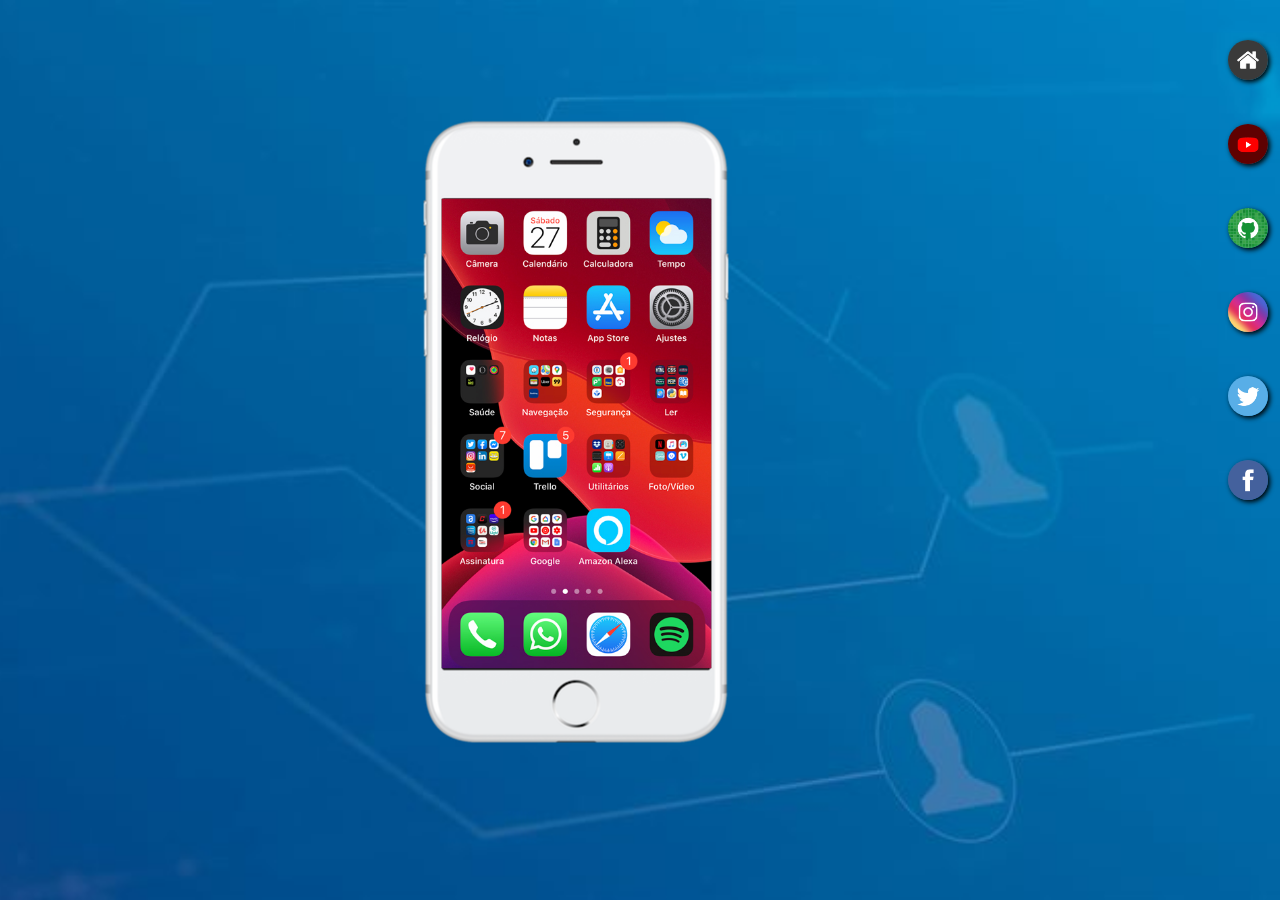
<file: index.html>
<!DOCTYPE html>
<html lang="pt-br">
<head>
    <meta charset="UTF-8">
    <meta name="viewport" content="width=device-width, initial-scale=1.0">
    <title>Redes Sociais</title>
    <link rel="shortcut icon" href="imagens/favicon.ico" type="image/x-icon">
    <link rel="stylesheet" href="style.css">
</head>
<body>
    <main>
        <section id="telefone">
            <iframe src="home.html" name="tela" id="tela" frameborder="0"></iframe>
        </section>
        <section id="redes-sociais">
            <a href="home.html" target="tela"><img src="imagens/logo-home.jpg" alt="Home"></a><br>
            <a href="youtube.html" target="tela"><img src="imagens/logo-youtube.jpg" alt="YouTube"></a><br>
            <a href="github.html" target="tela"><img src="imagens/logo-github.jpg" alt="GitHub"></a><br>
            <a href="instagram.html" target="tela"><img src="imagens/logo-instagram.jpg" alt="Instagram"></a><br>
            <a href="twitter.html" target="tela"><img src="imagens/logo-twitter.jpg" alt="Twitter"></a><br>
            <a href="facebook.html" target="tela"><img src="imagens/logo-facebook.jpg" alt="Facebook"></a><br>
        </section>
    </main>
</body>
</html>
</file>
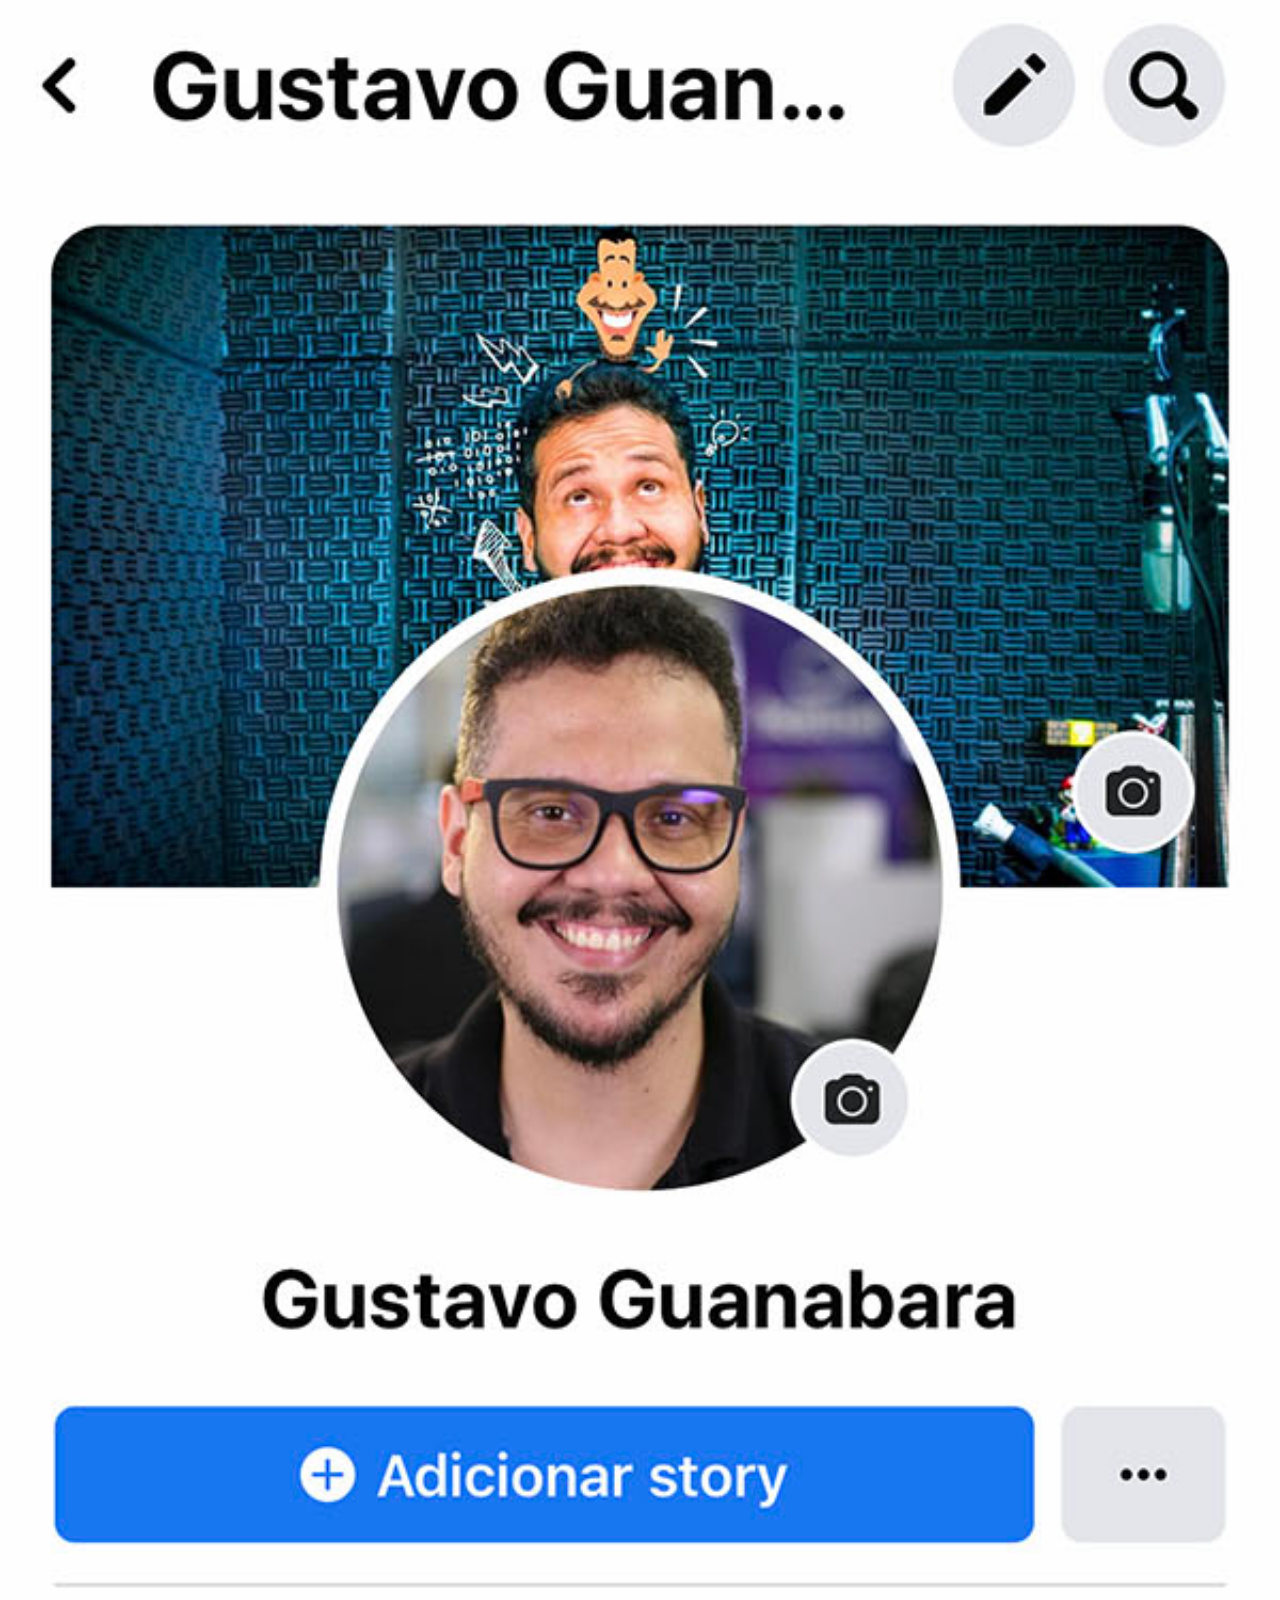
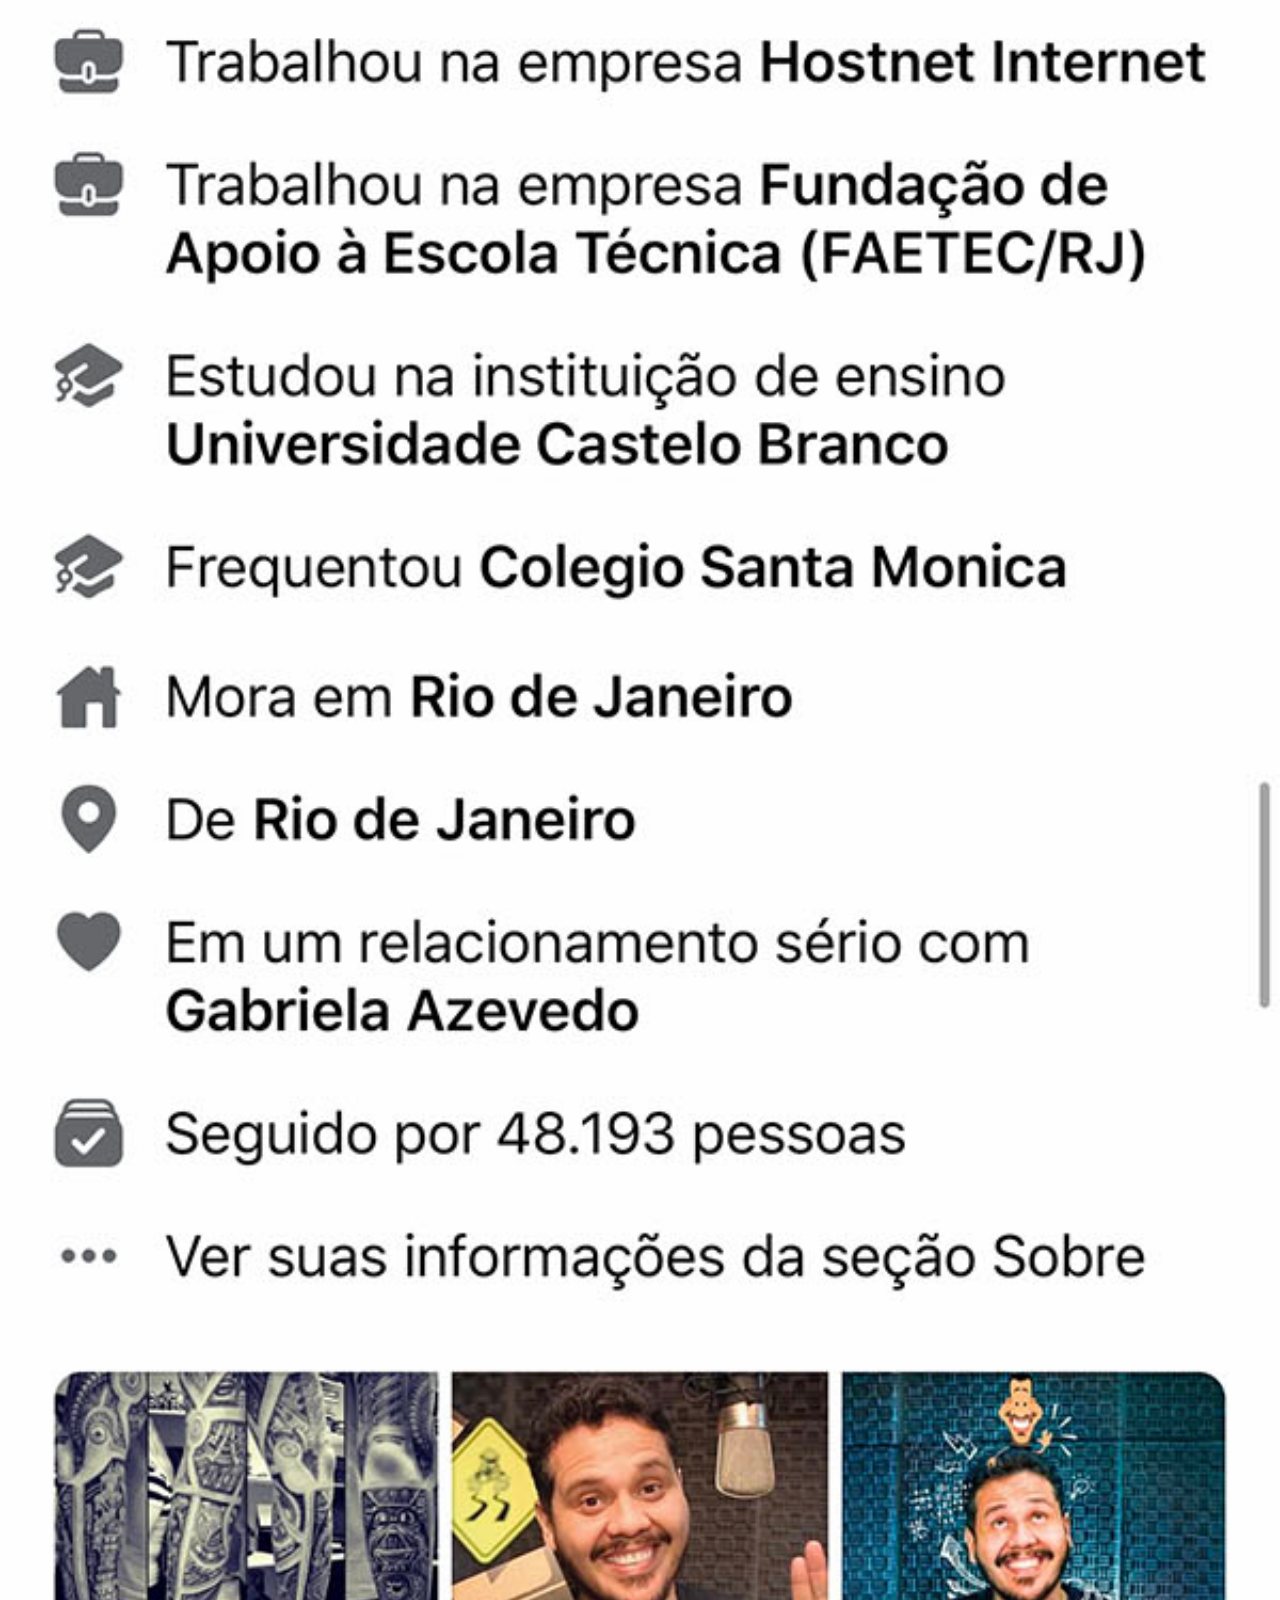
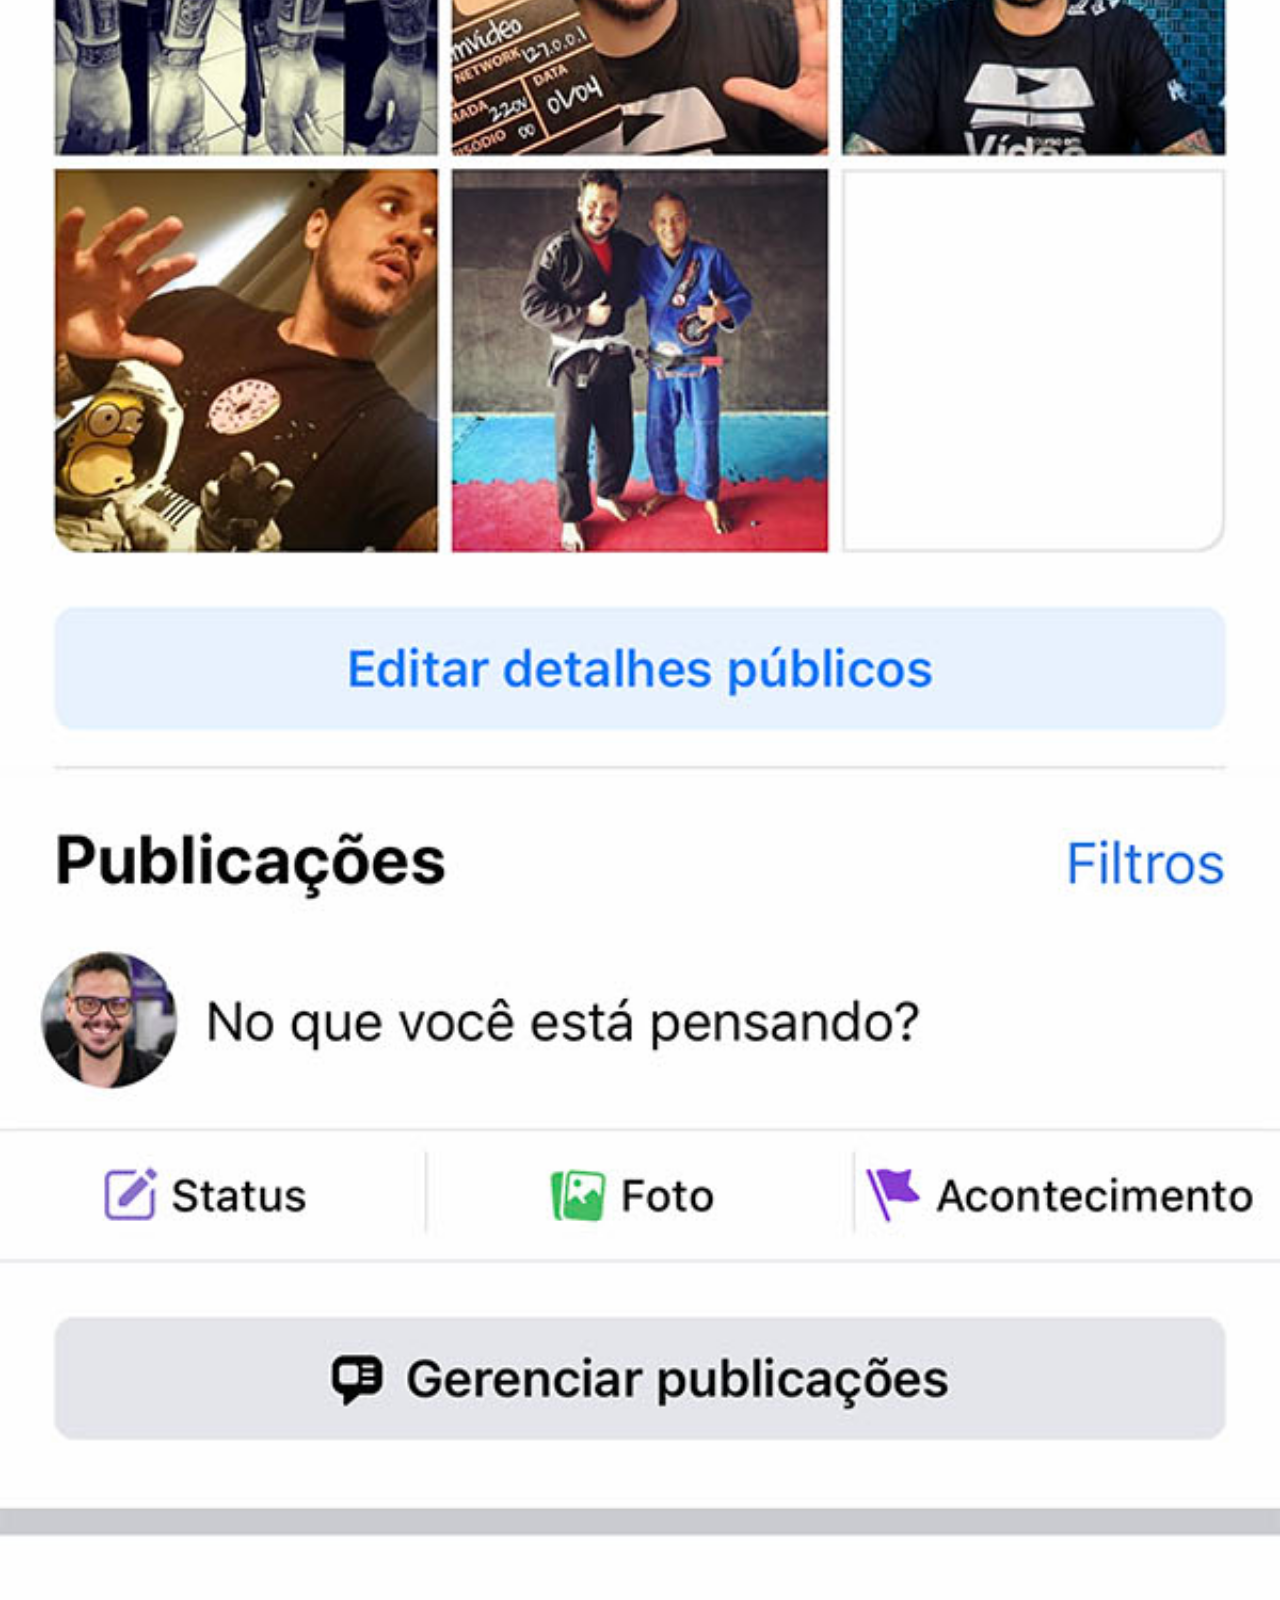
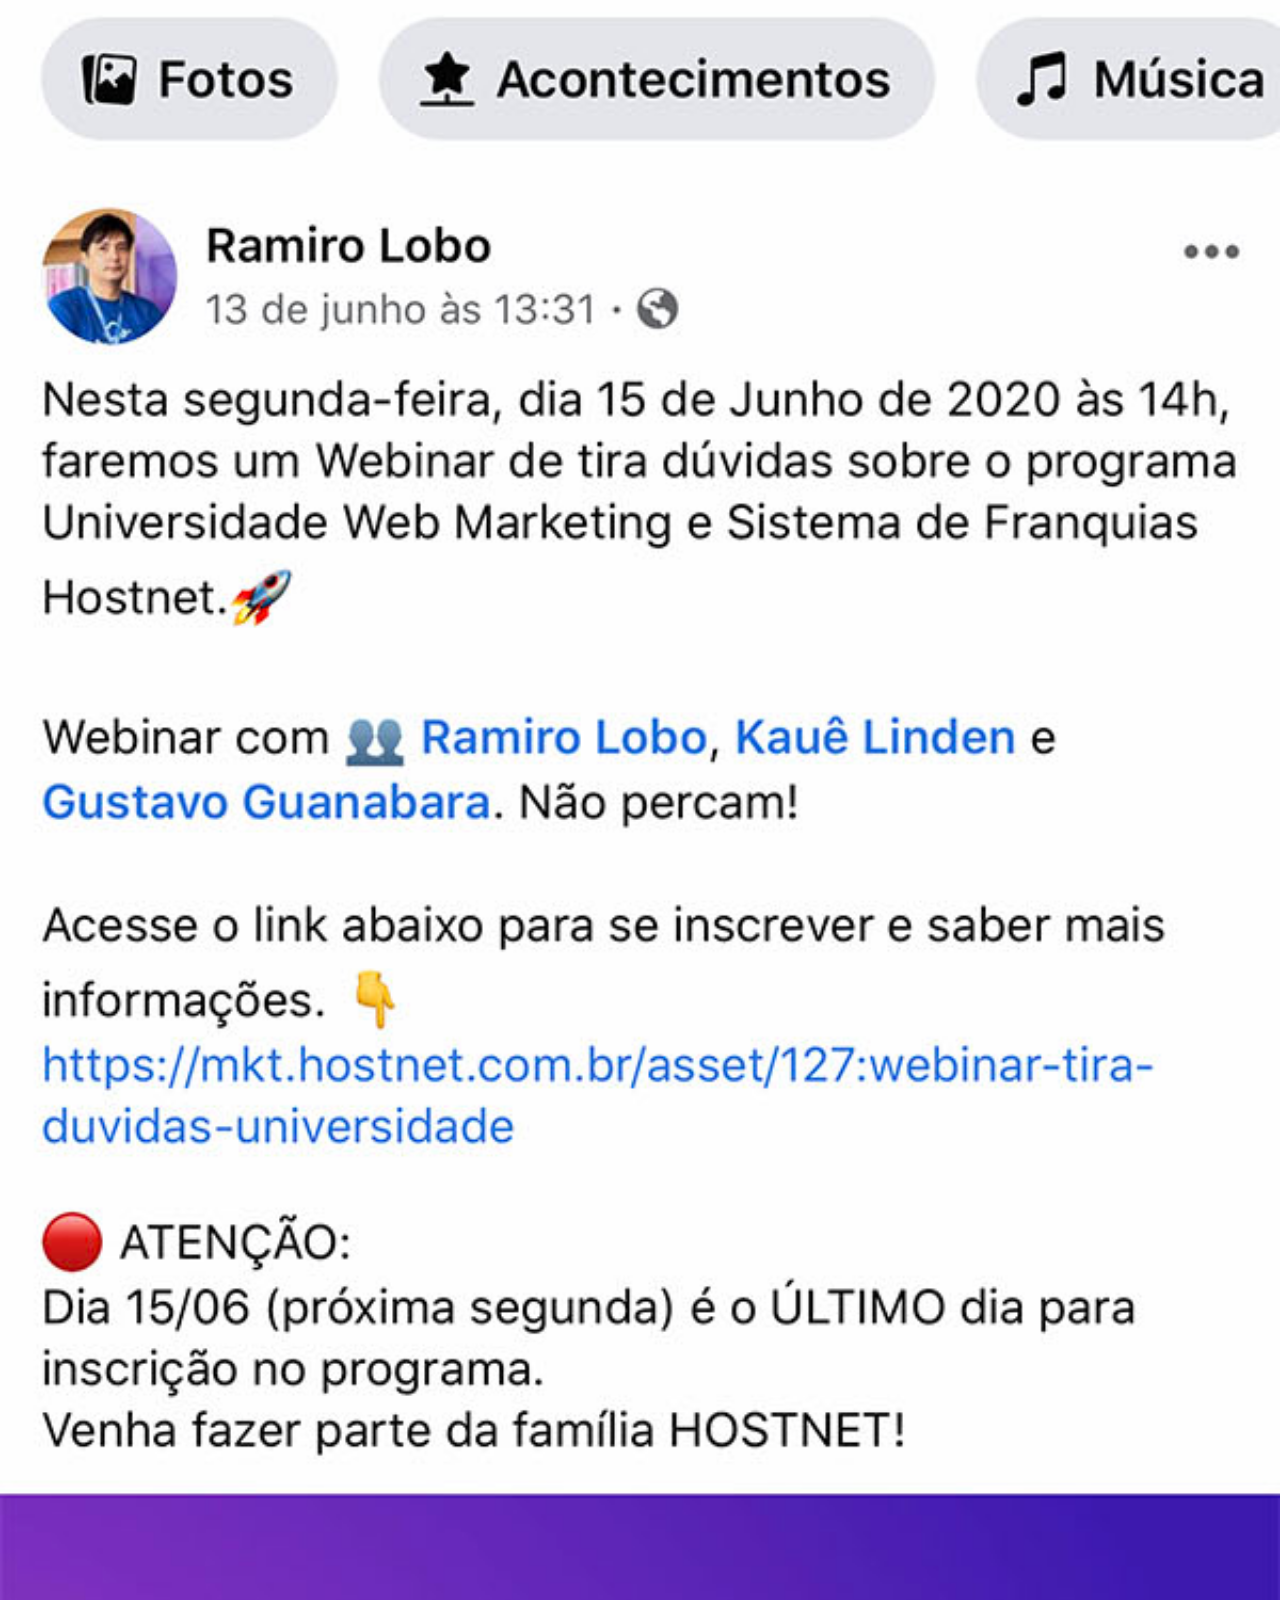
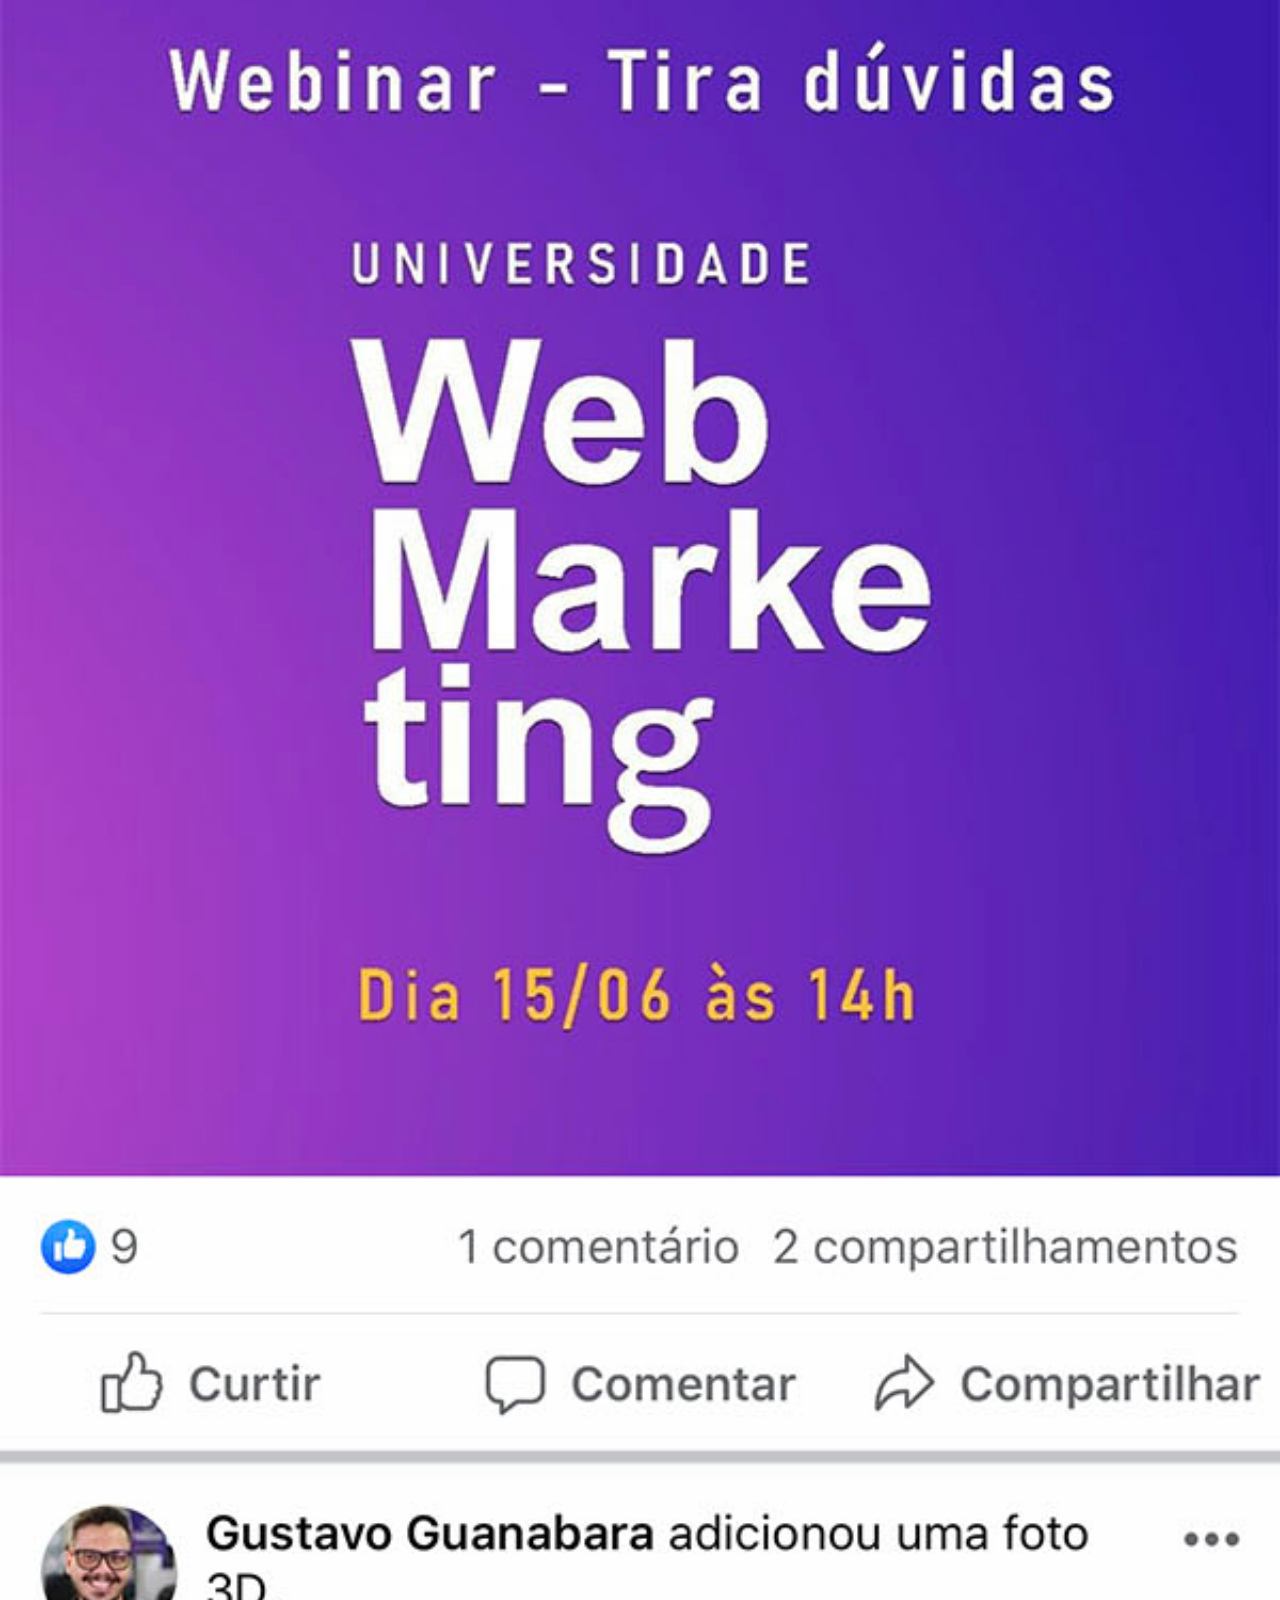
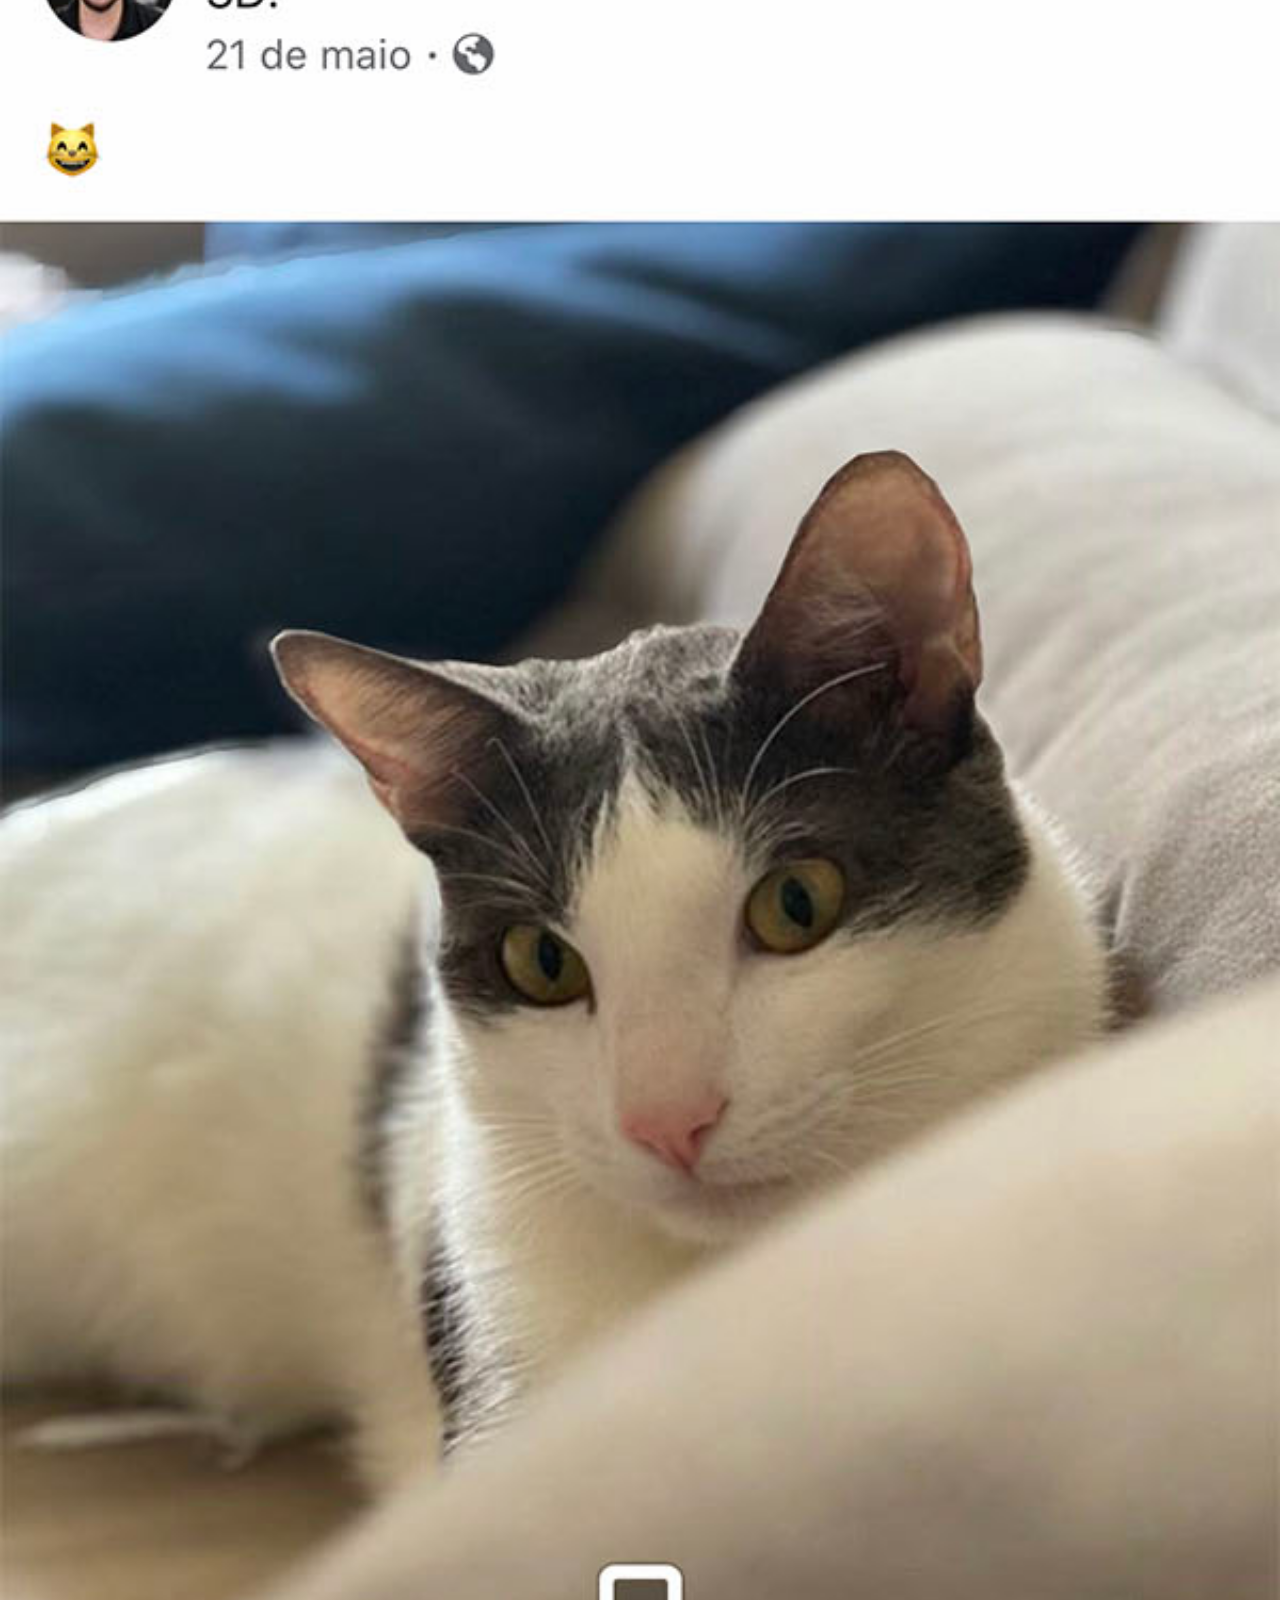
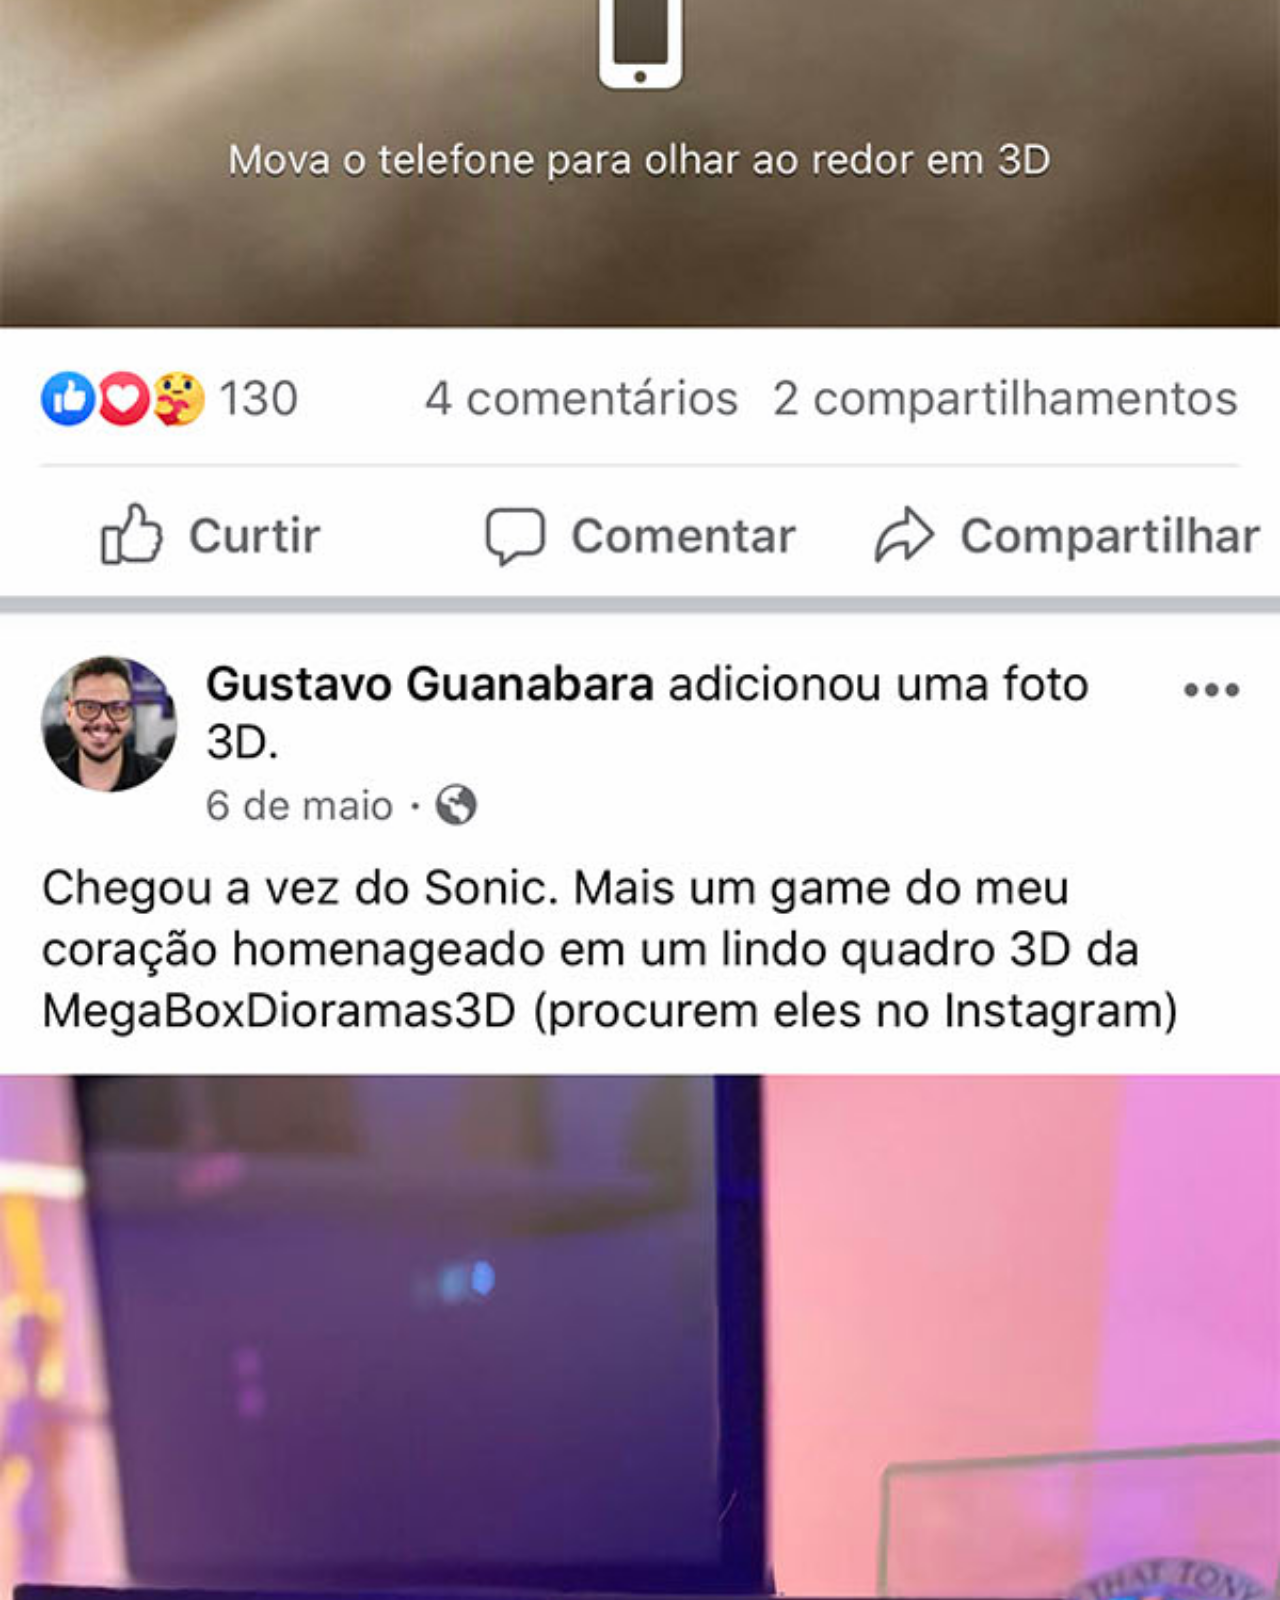
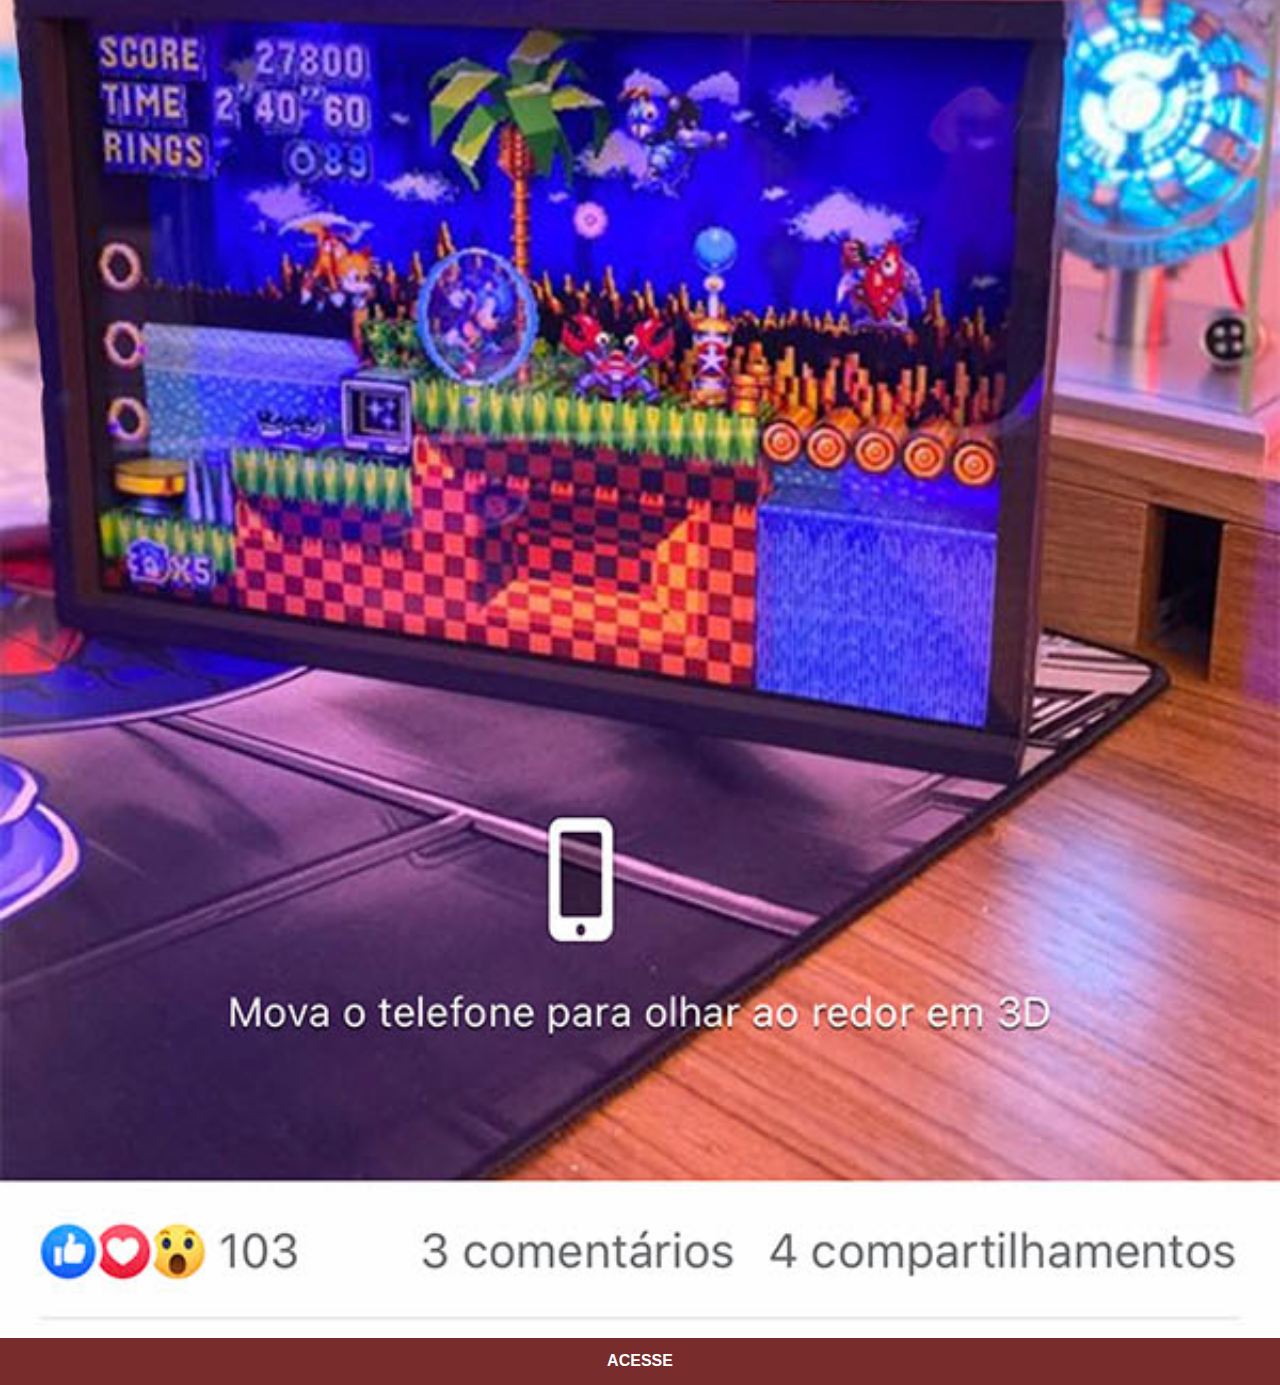
<file: facebook.html>
<!DOCTYPE html>
<html lang="pt-br">
<head>
    <meta charset="UTF-8">
    <meta name="viewport" content="width=device-width, initial-scale=1.0">
    <title>Facebook</title>
    <style>
        *{
            margin: 0px;
            padding: 0px;
            font-family: Arial, Helvetica, sans-serif;
        }

        ::-webkit-scrollbar{
            width: 0px;
            height: 0px;
        }

        img{
            width: 100vw;
        }

        a{
            display: block;
            background-color: rgb(121, 44, 44);
            color: white;
            padding: 15px;
            margin-top: -5px;
            font-weight: bolder;
            text-decoration: none;
            text-align: center;
        }

        a:hover{
            background-color: rgba(255, 0, 0, 0.744);
        }
    </style>
</head>
<body>
    <img src="imagens/tela-facebook.jpg" alt="Facebook">
    <a href="https://www.facebook.com/gustavoguanabara/?locale=pt_BR" target="_blank">ACESSE</a>
</body>
</html>
</file>
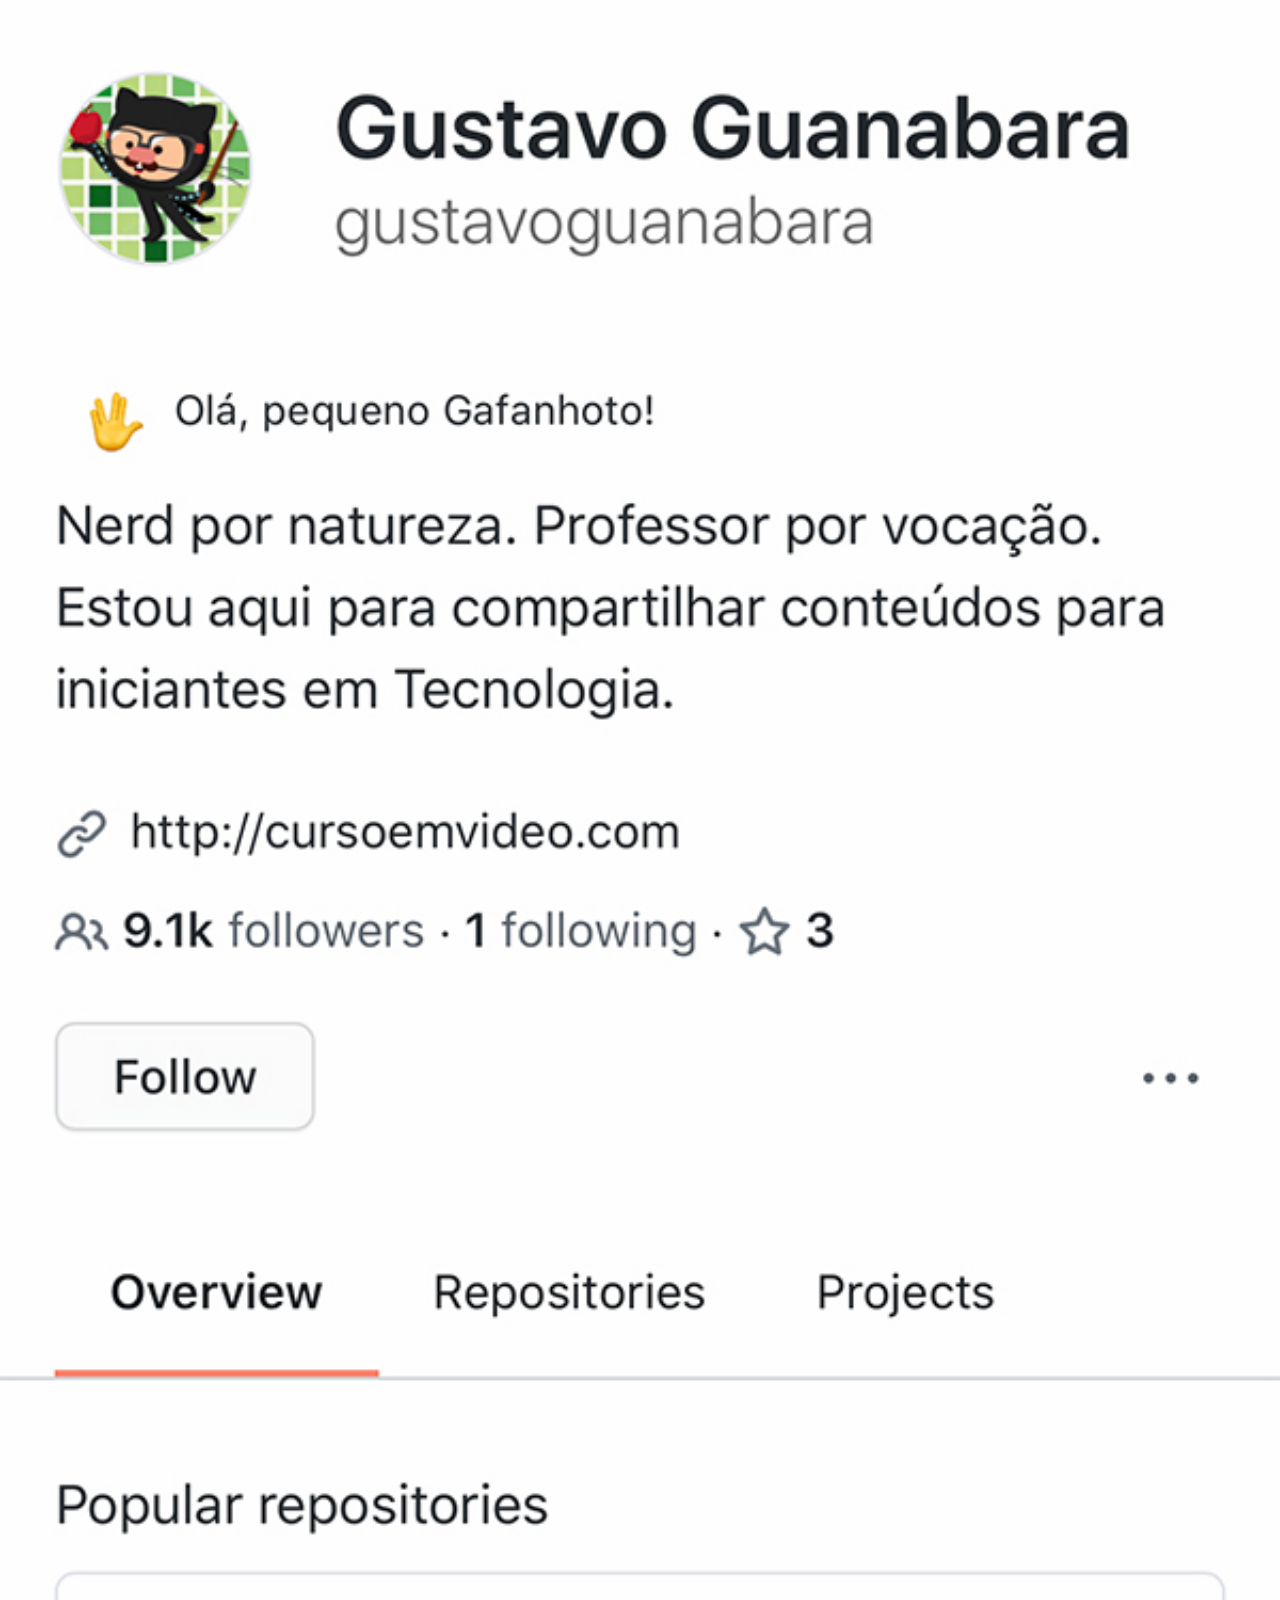
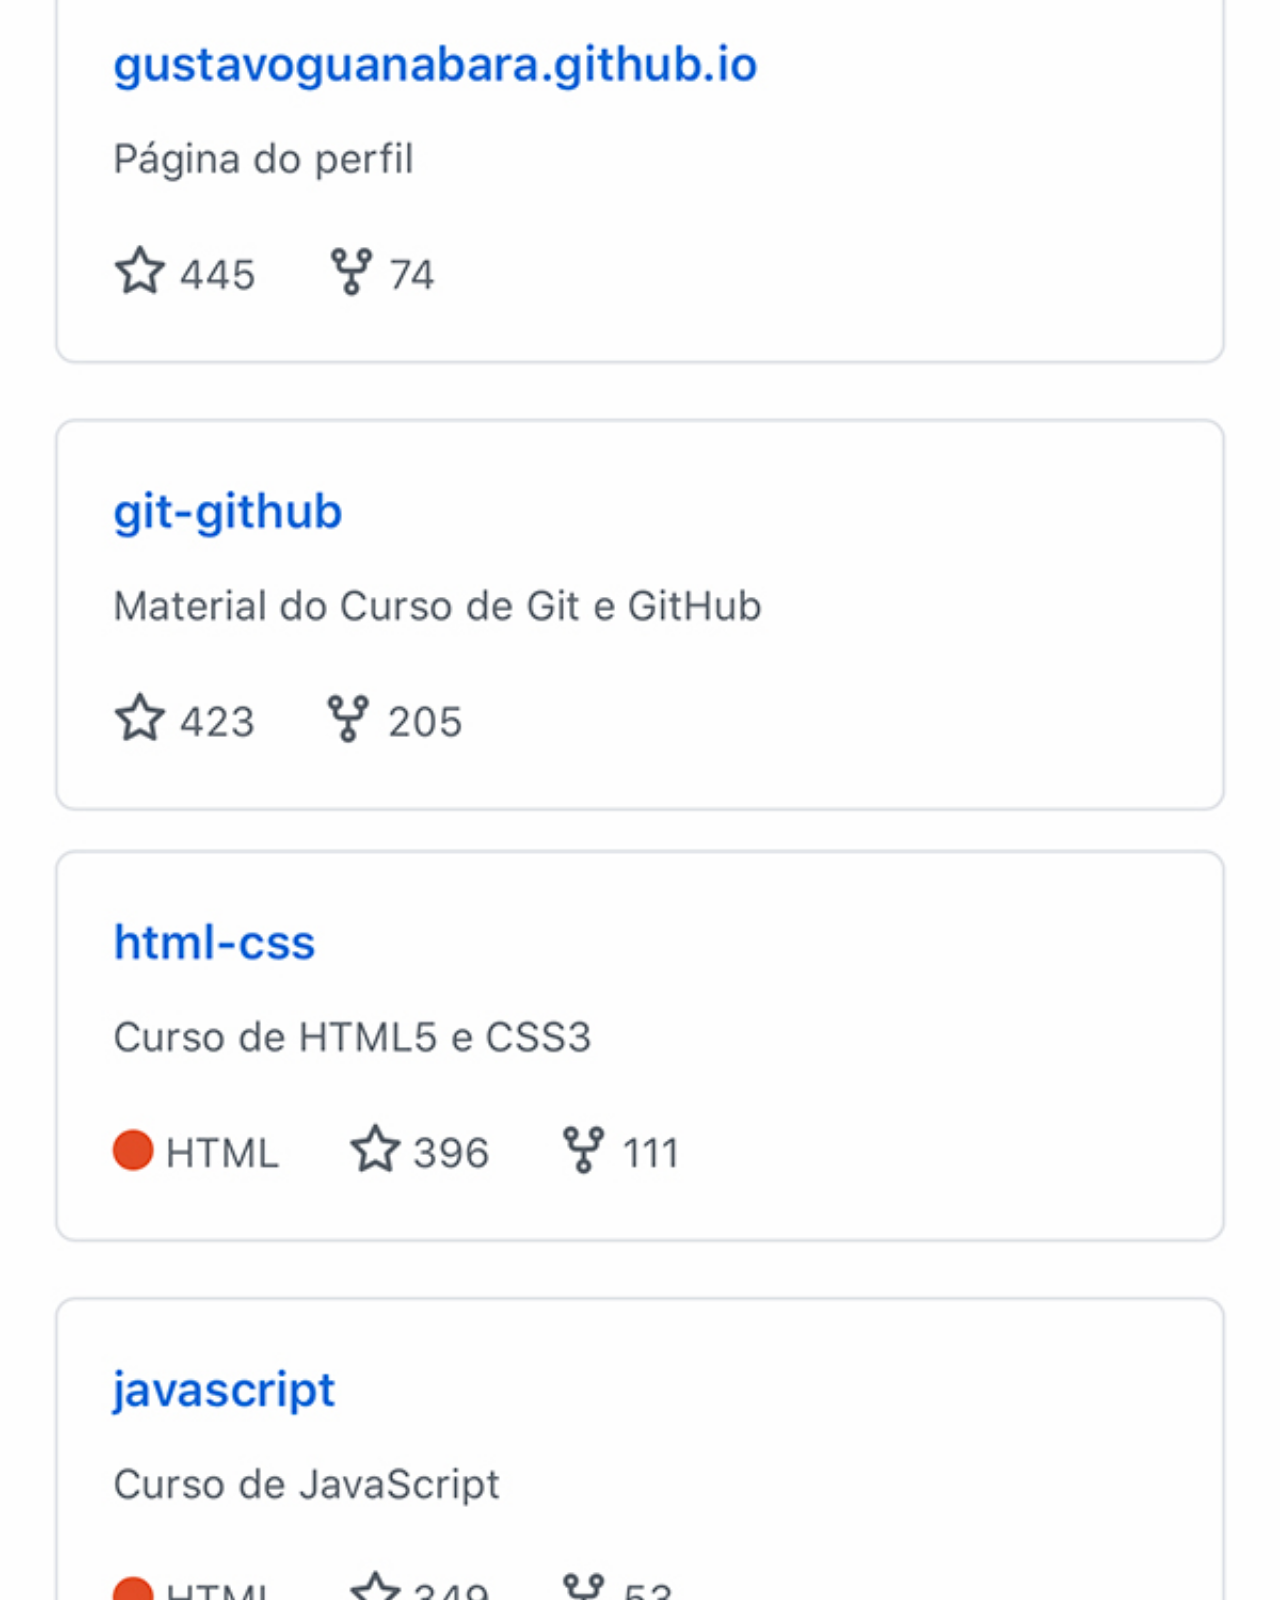
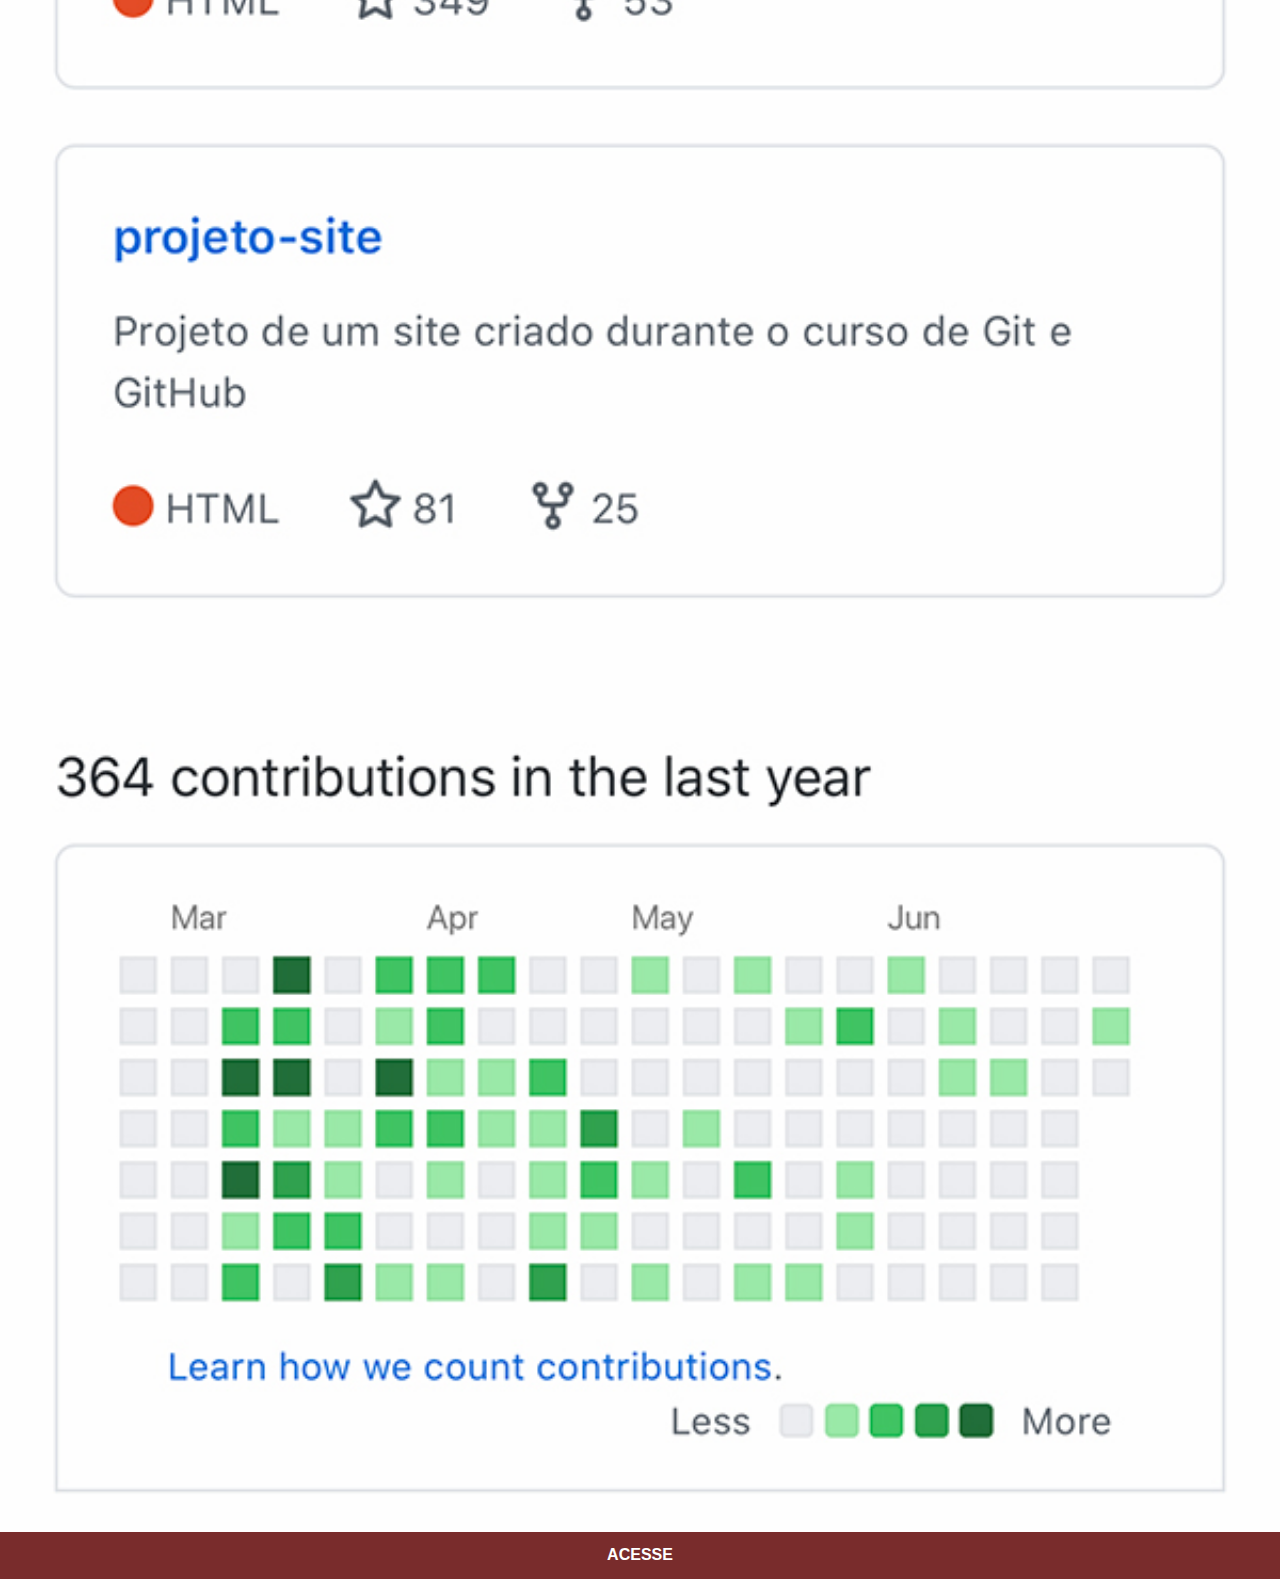
<file: github.html>
<!DOCTYPE html>
<html lang="pt-br">
<head>
    <meta charset="UTF-8">
    <meta name="viewport" content="width=device-width, initial-scale=1.0">
    <title>GitHub</title>
    <style>
        *{
            margin: 0px;
            padding: 0px;
            font-family: Arial, Helvetica, sans-serif;
        }

        ::-webkit-scrollbar{
            width: 0px;
            height: 0px;
        }

        img{
            width: 100vw;
        }

        a{
            display: block;
            background-color: rgb(121, 44, 44);
            color: white;
            padding: 15px;
            margin-top: -5px;
            font-weight: bolder;
            text-decoration: none;
            text-align: center;
        }

        a:hover{
            background-color: rgba(255, 0, 0, 0.744);
        }
    </style>
</head>
<body>
    <img src="imagens/tela-github.jpg" alt="Youtube">
    <a href="https://github.com/gustavoguanabara" target="_blank">ACESSE</a>
</body>
</html>
</file>
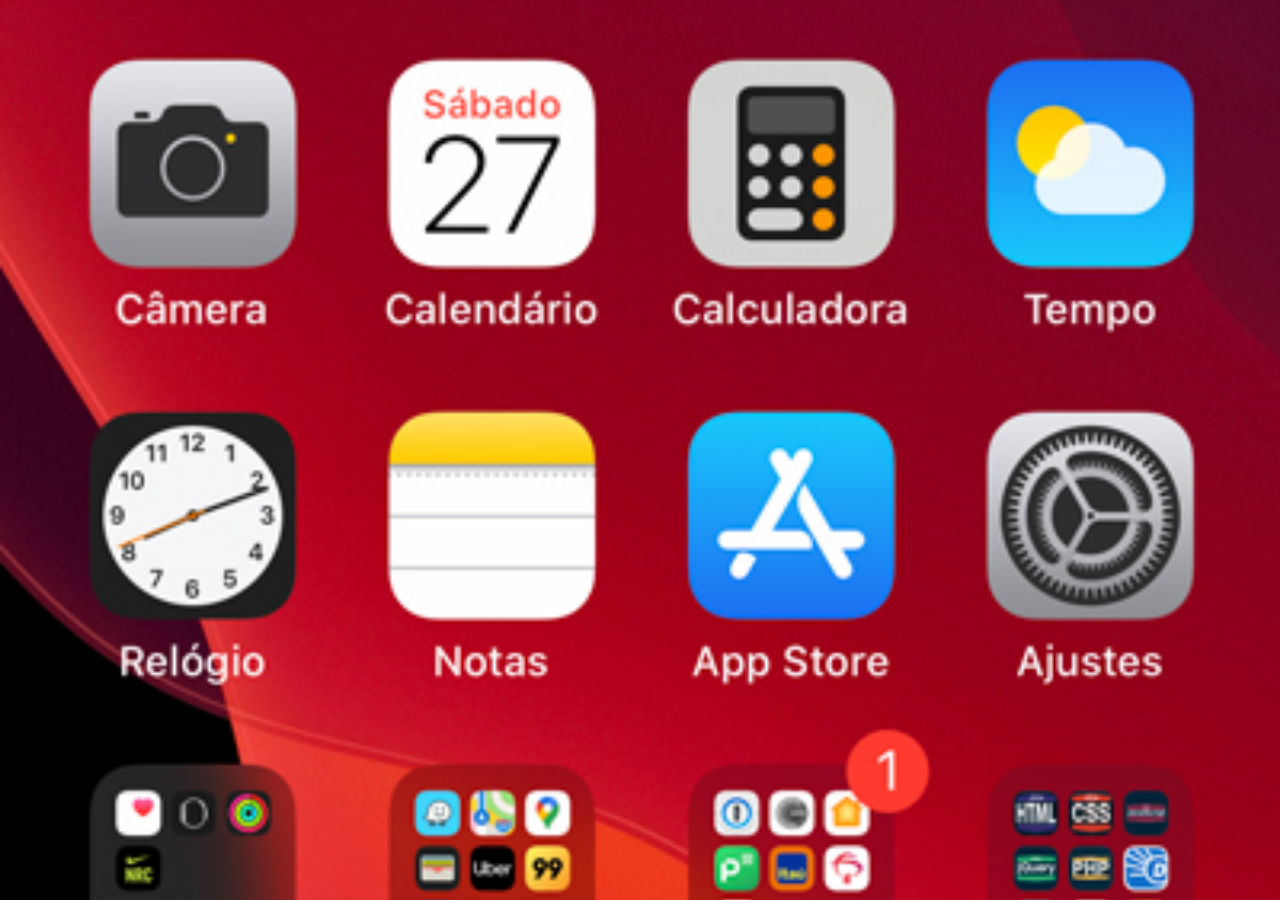
<file: home.html>
<!DOCTYPE html>
<html lang="pt-br">
<head>
    <meta charset="UTF-8">
    <meta name="viewport" content="width=device-width, initial-scale=1.0">
    <title>Home</title>
</head>
<style>
    *{
        padding: 0px;
        margin: 0px;
    }

    body{
        width: 100vw;
        height: 100vh;
        background-color: black;
        background-image: url('imagens/tela-home.jpg');
        background-repeat: no-repeat;
        background-position: top center;
        background-size: cover;
    }

</style>
<body>
    
</body>
</html>
</file>
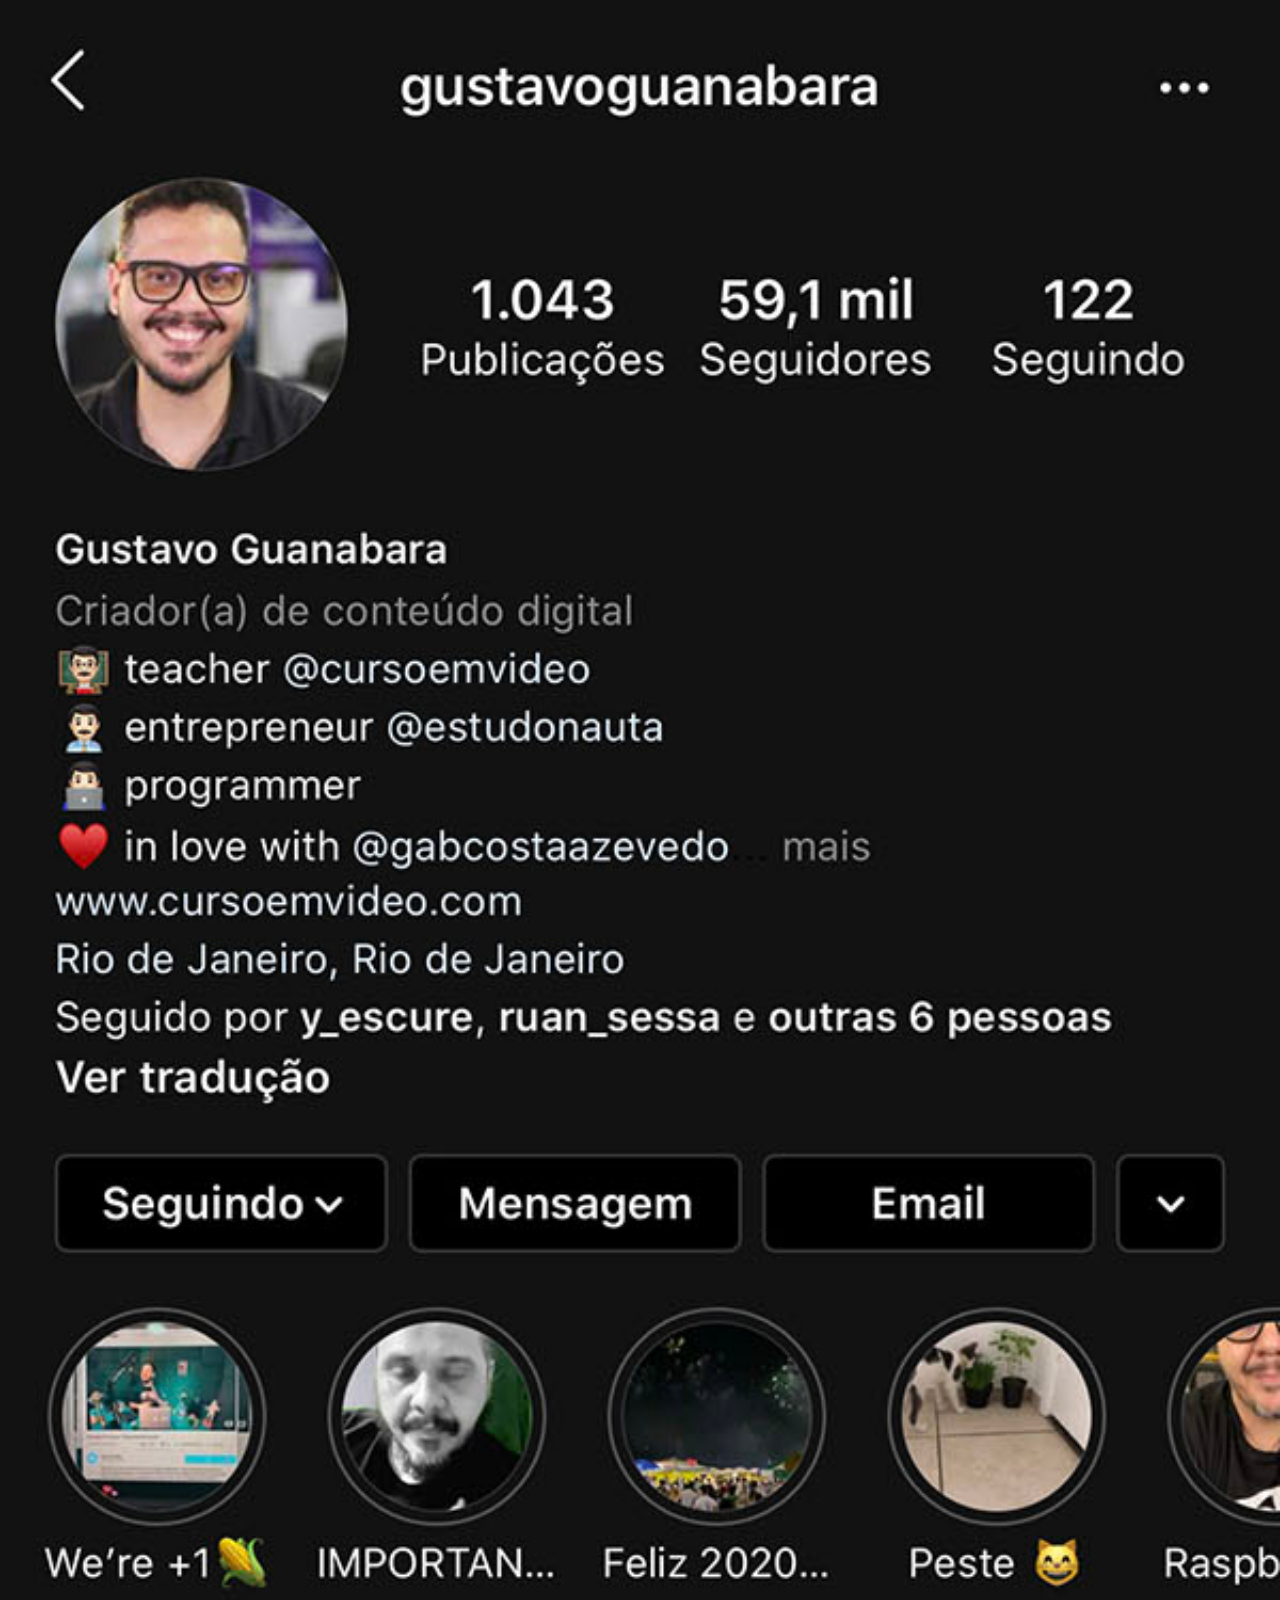
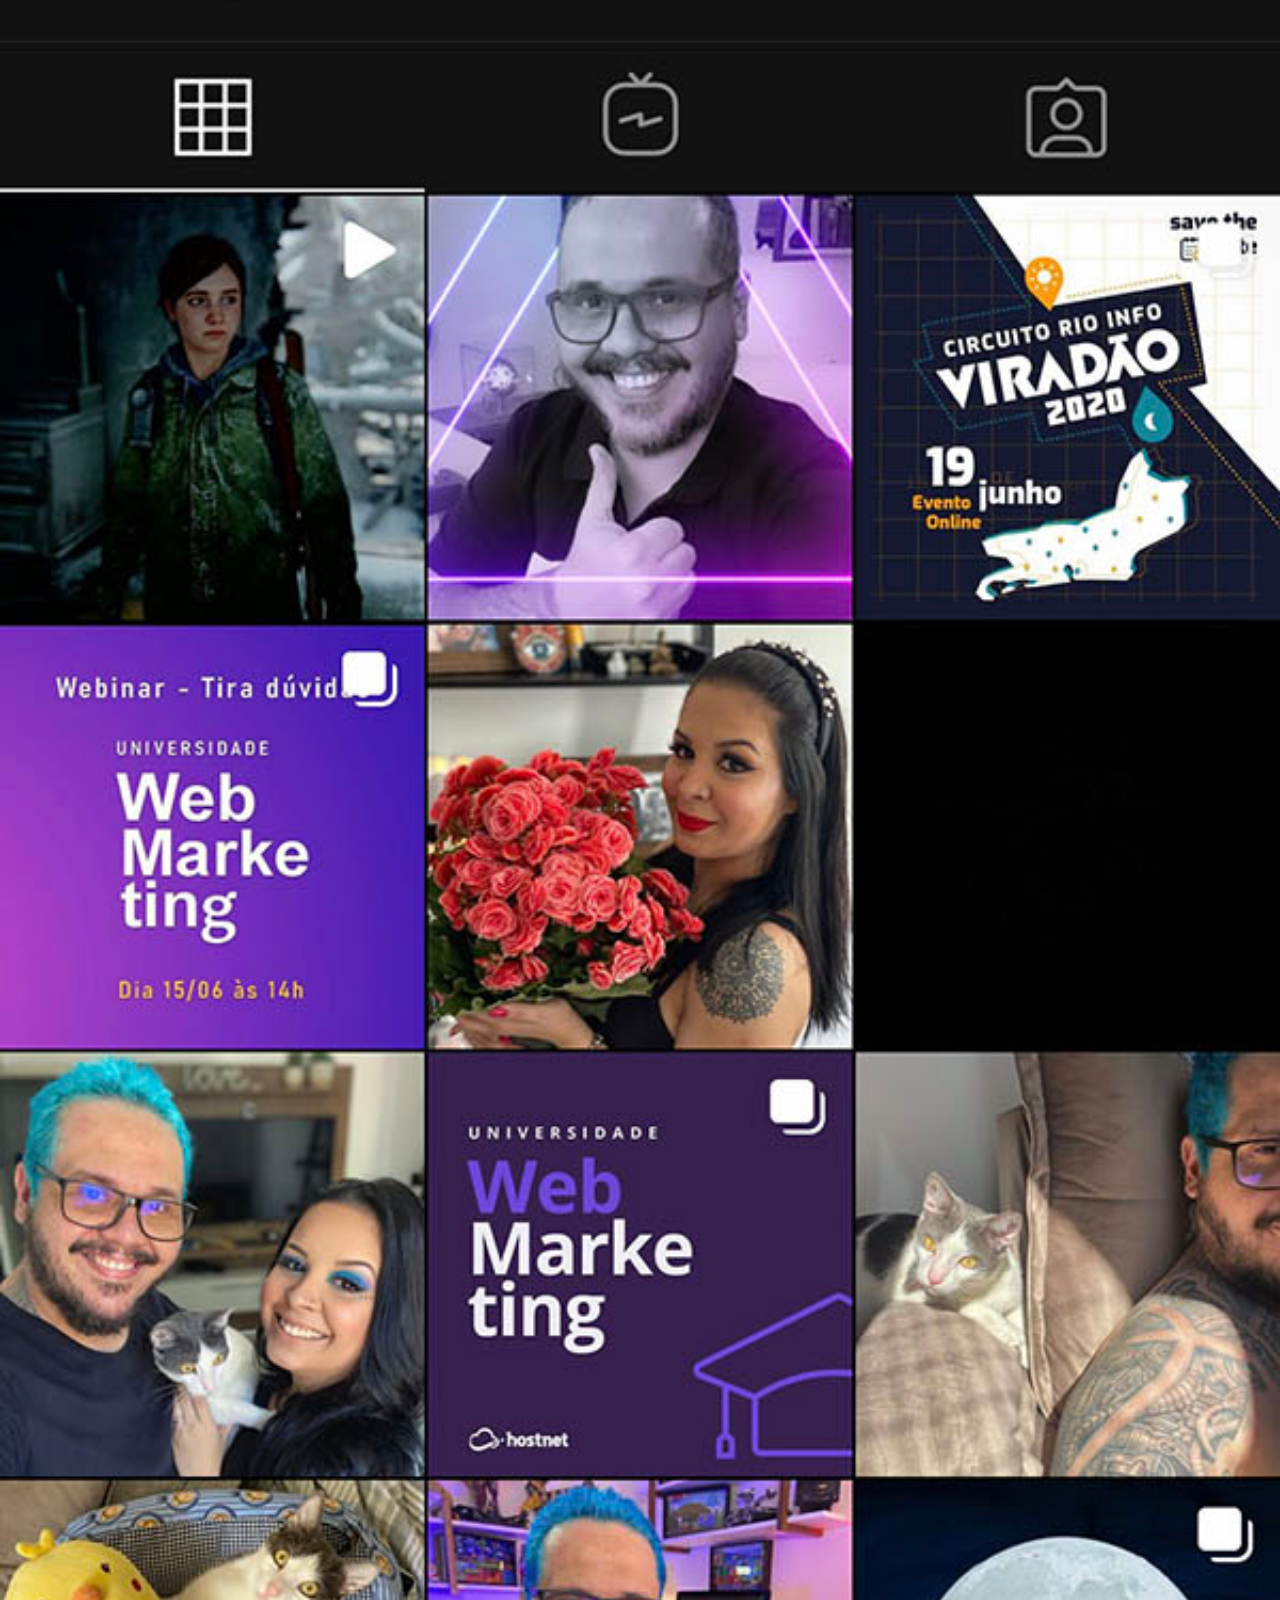
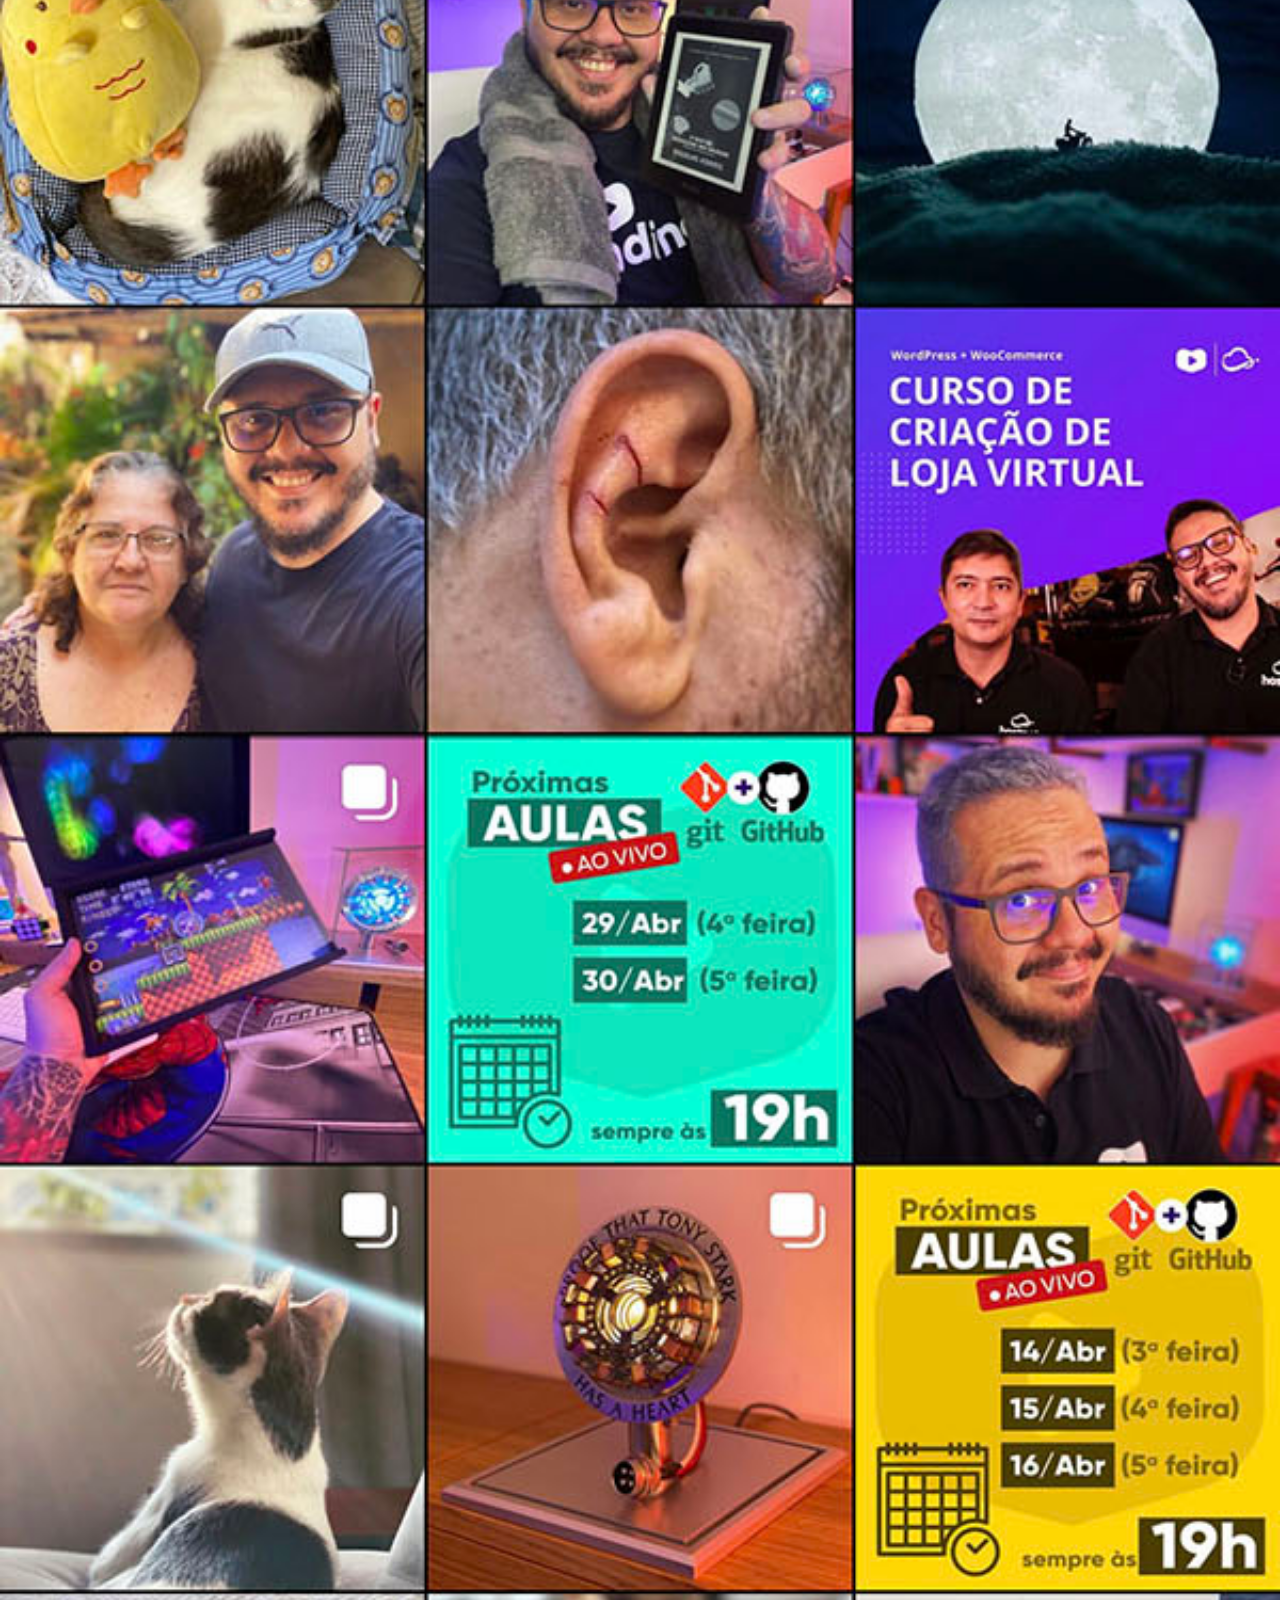
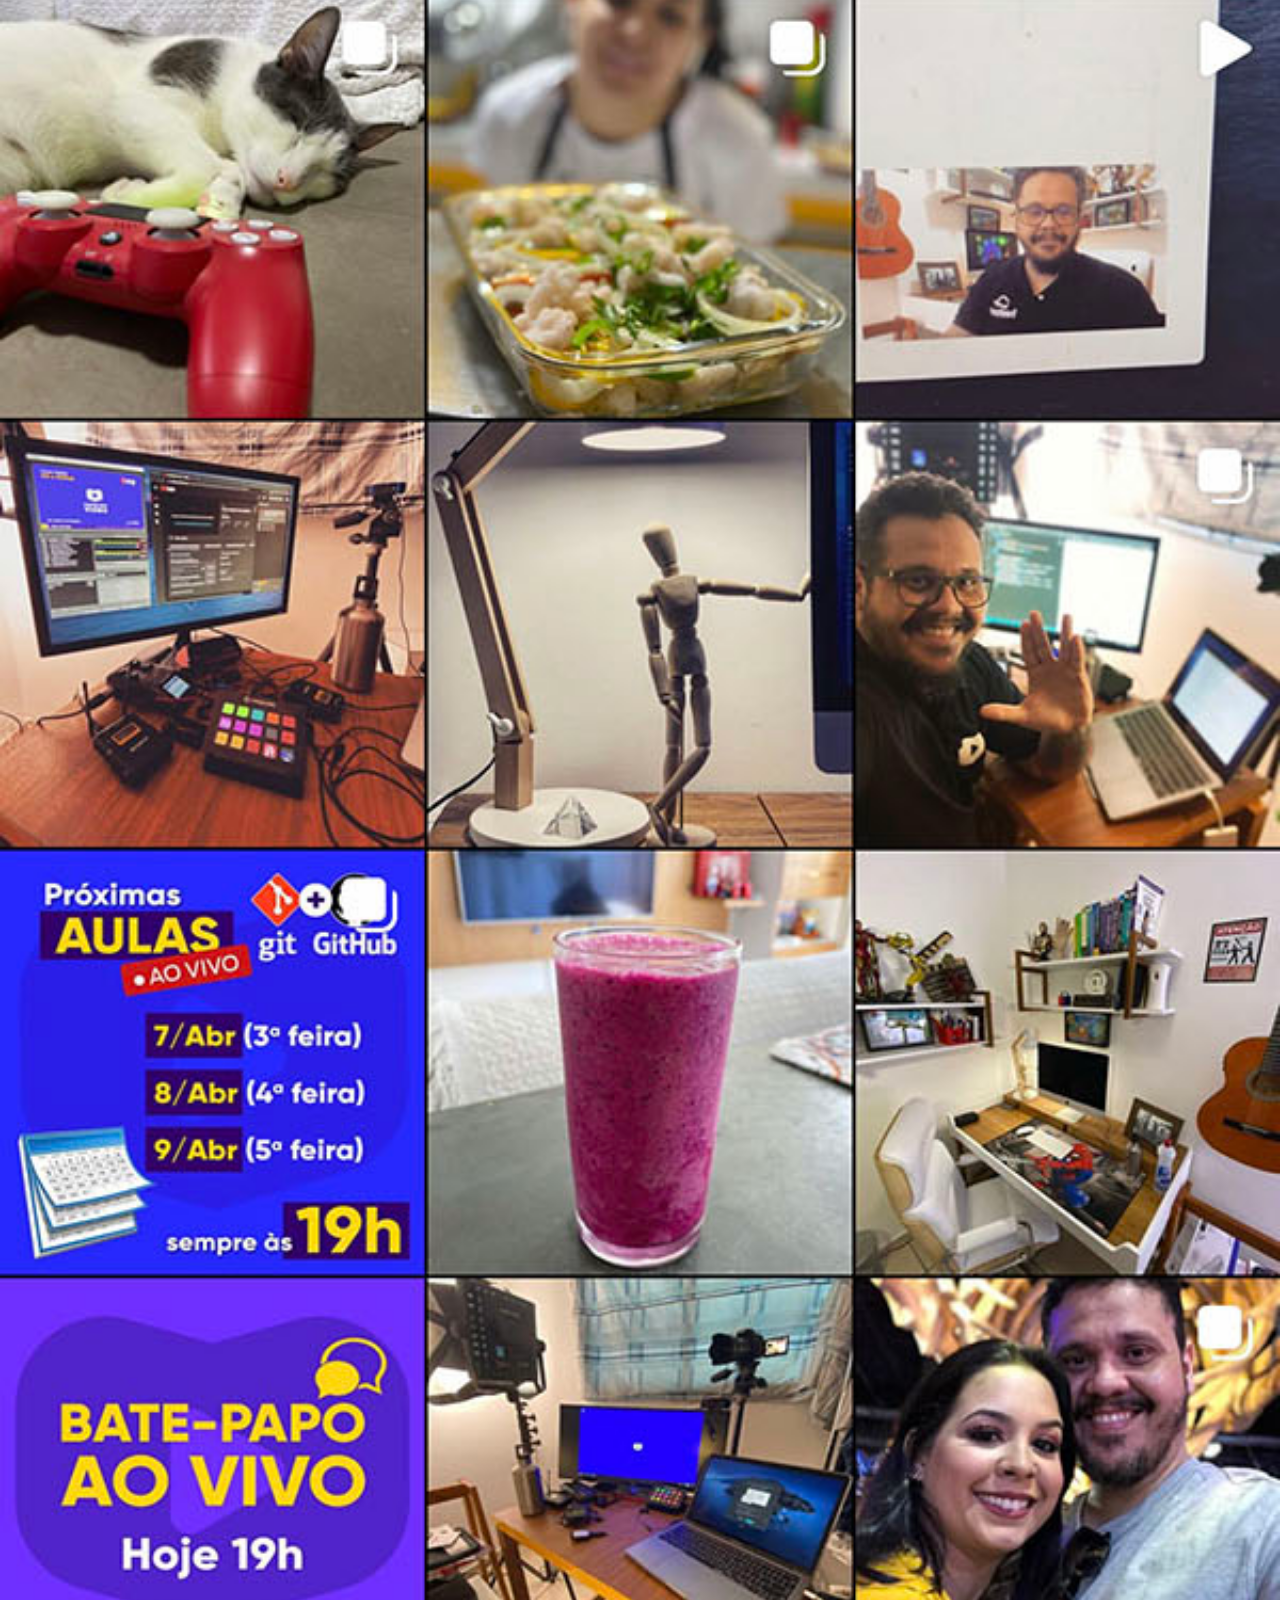
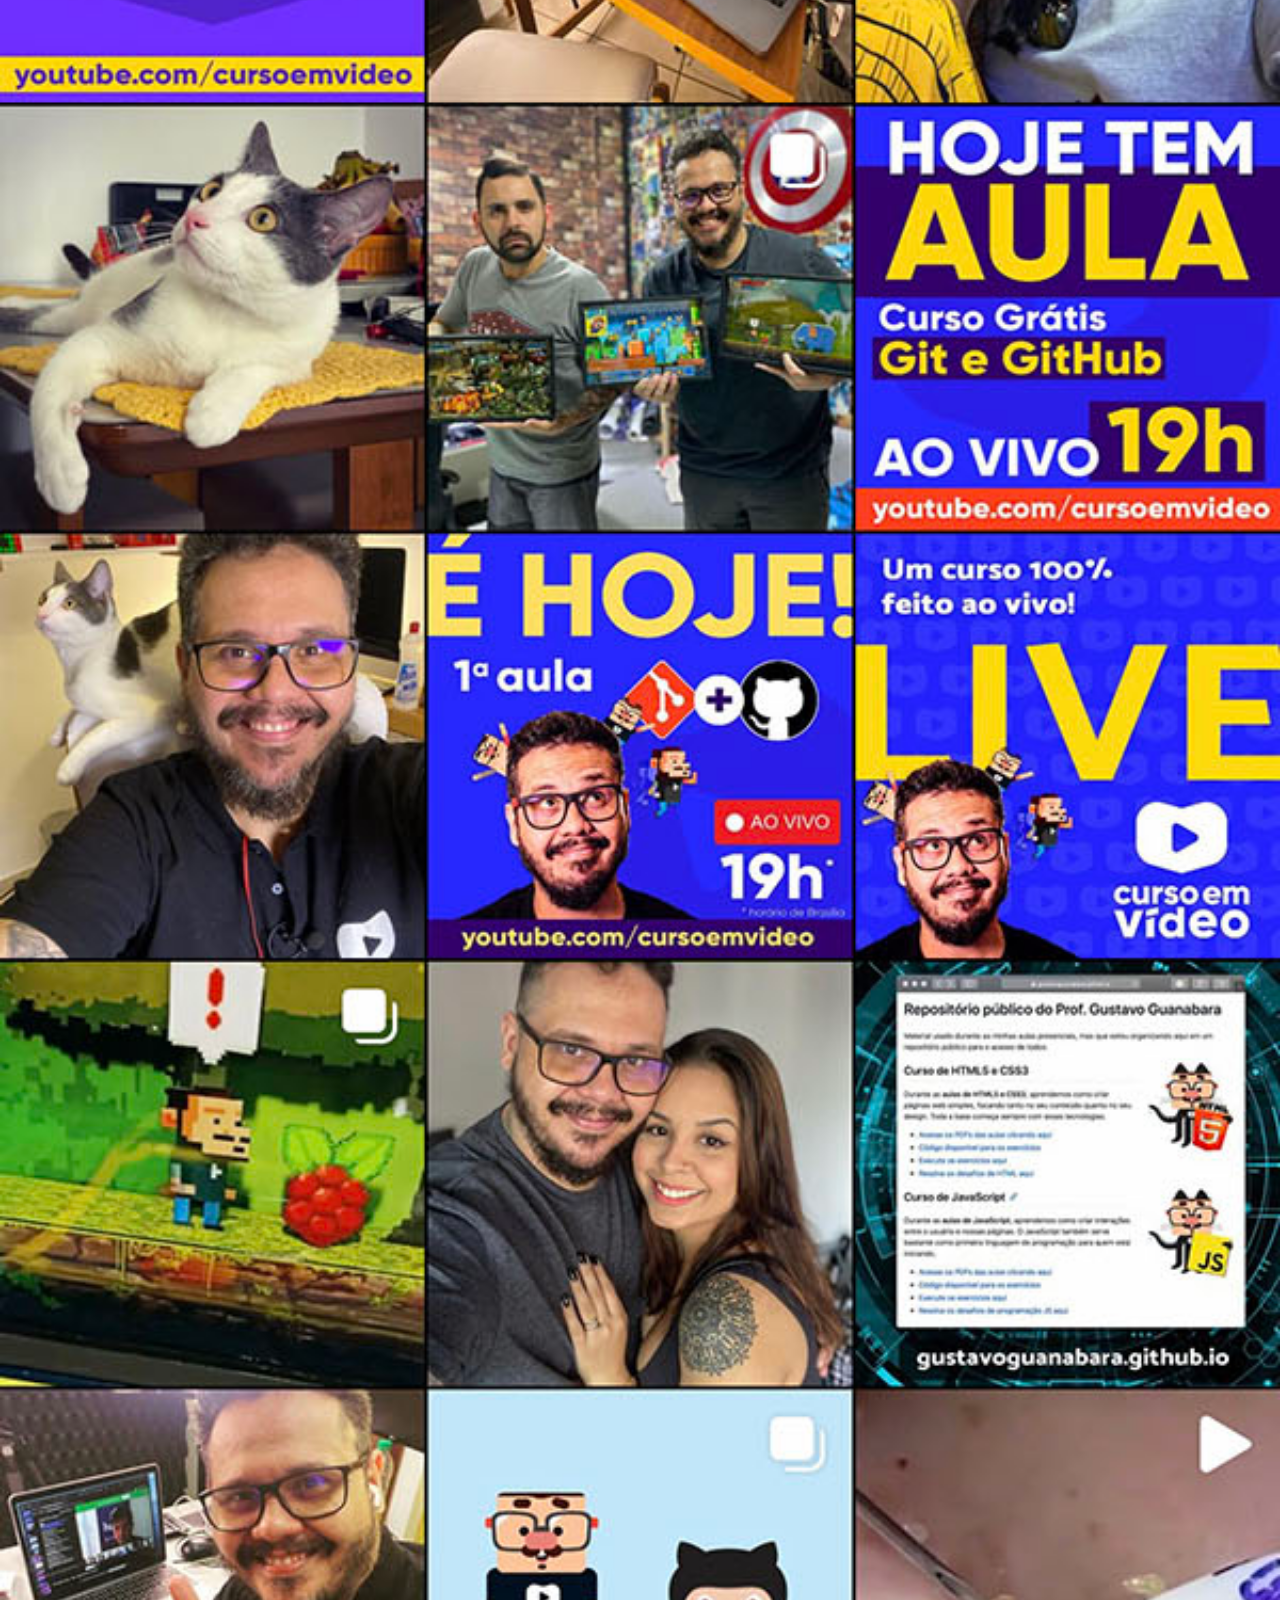
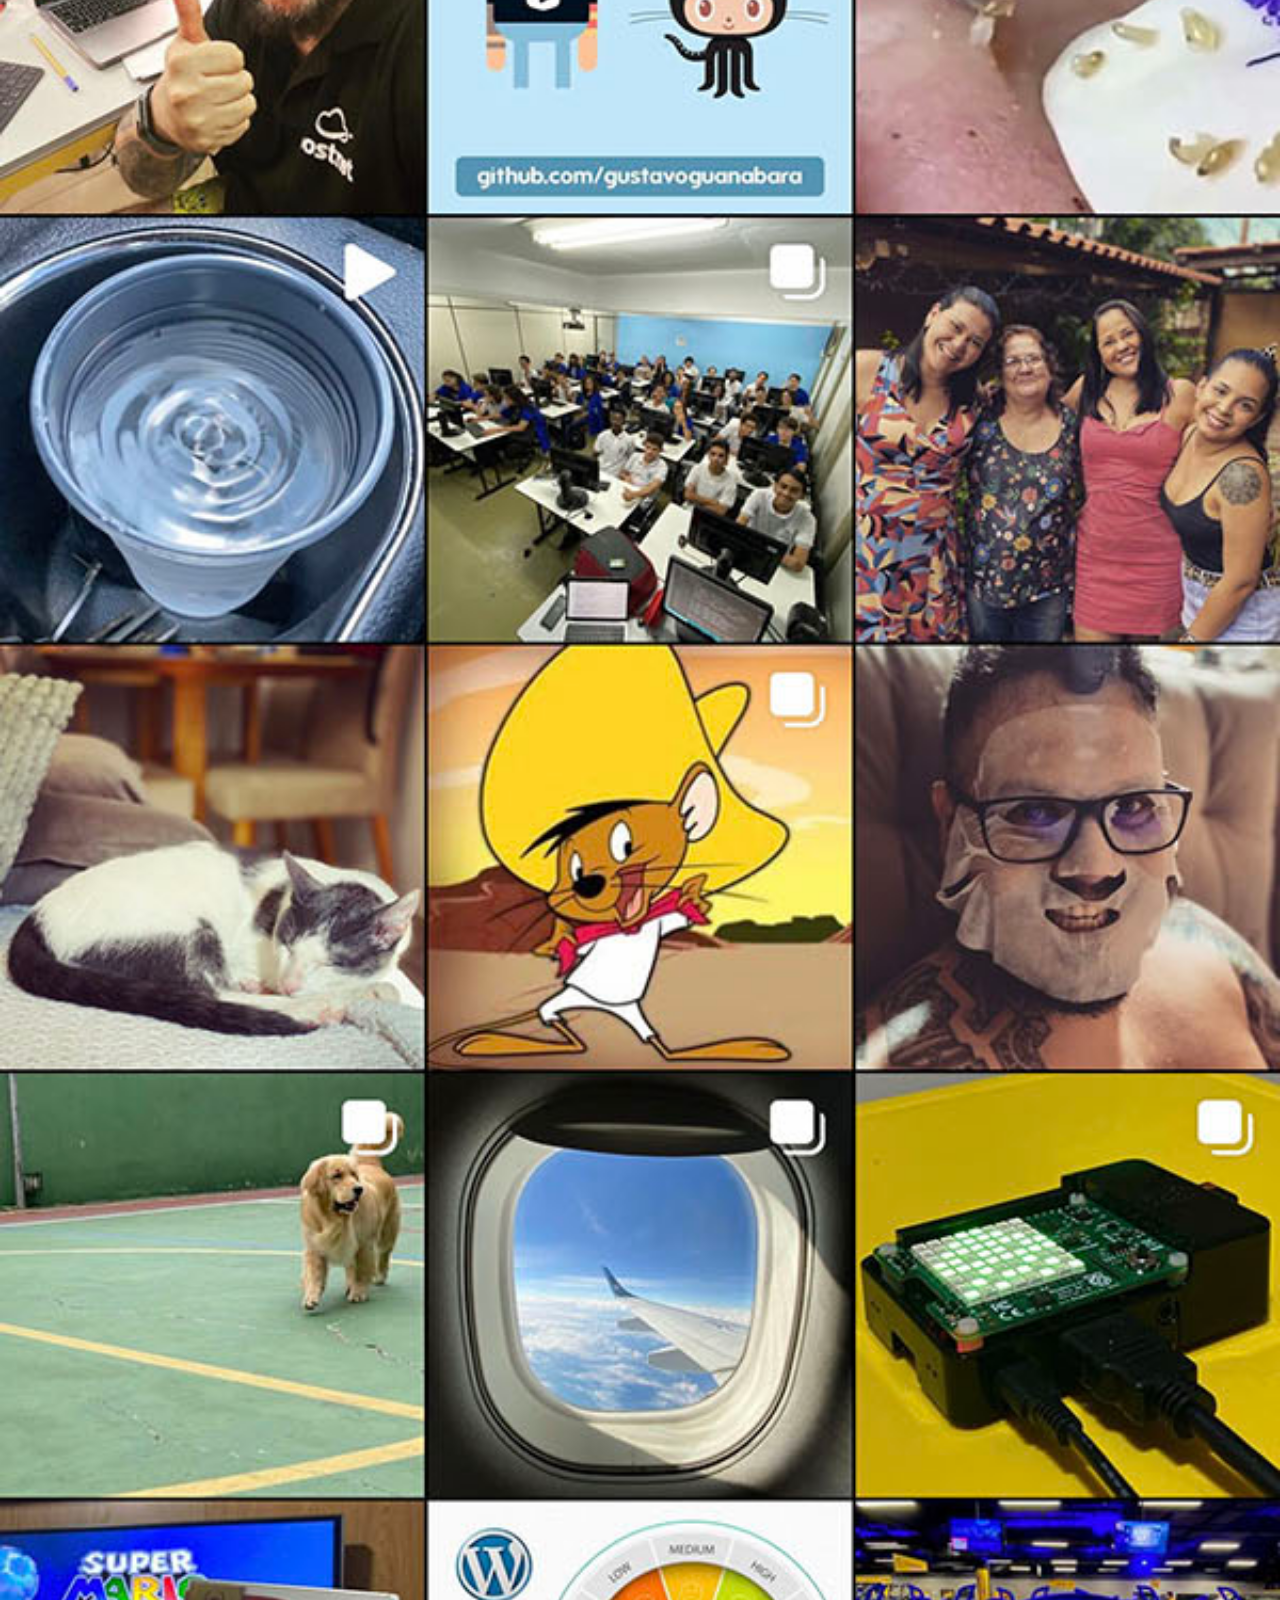
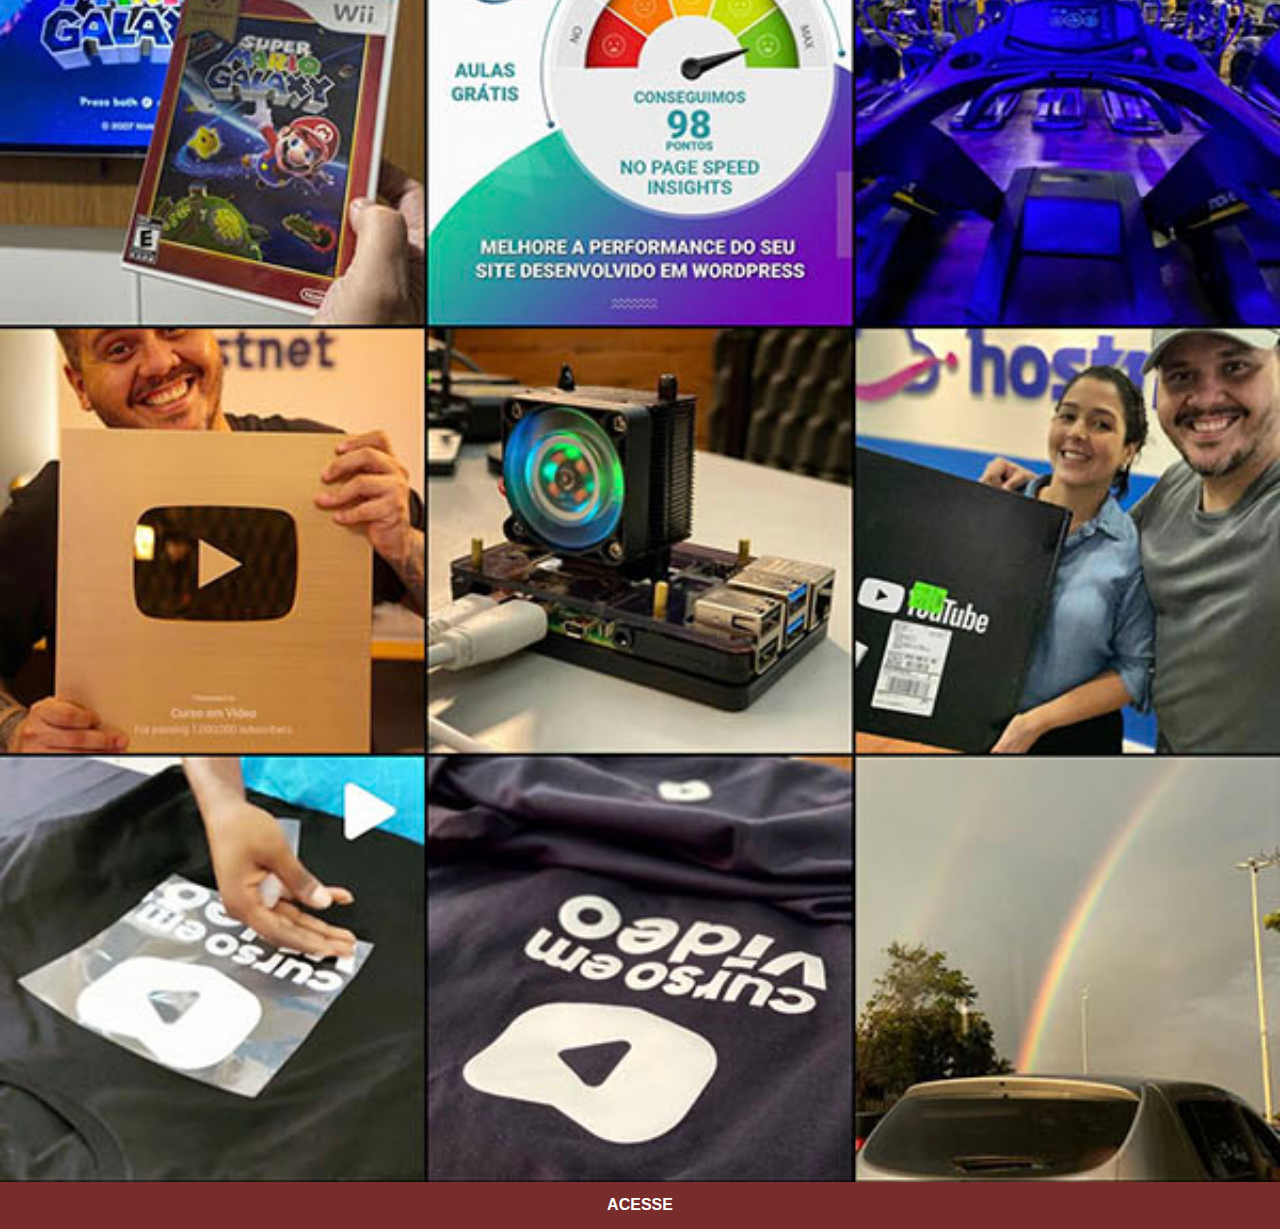
<file: instagram.html>
<!DOCTYPE html>
<html lang="pt-br">
<head>
    <meta charset="UTF-8">
    <meta name="viewport" content="width=device-width, initial-scale=1.0">
    <title>Instagram</title>
    <style>
                *{
            margin: 0px;
            padding: 0px;
            font-family: Arial, Helvetica, sans-serif;
        }

        ::-webkit-scrollbar{
            width: 0px;
            height: 0px;
        }

        img{
            width: 100vw;
        }

        a{
            display: block;
            background-color: rgb(121, 44, 44);
            color: white;
            padding: 15px;
            margin-top: -5px;
            font-weight: bolder;
            text-decoration: none;
            text-align: center;
        }

        a:hover{
            background-color: rgba(255, 0, 0, 0.744);
        }
    </style>
</head>
<body>
    <img src="imagens/tela-instagram.jpg">
    <a href="https://www.instagram.com/gustavoguanabara/feed/" target="_blank">ACESSE</a>
</body>
</html>
</file>
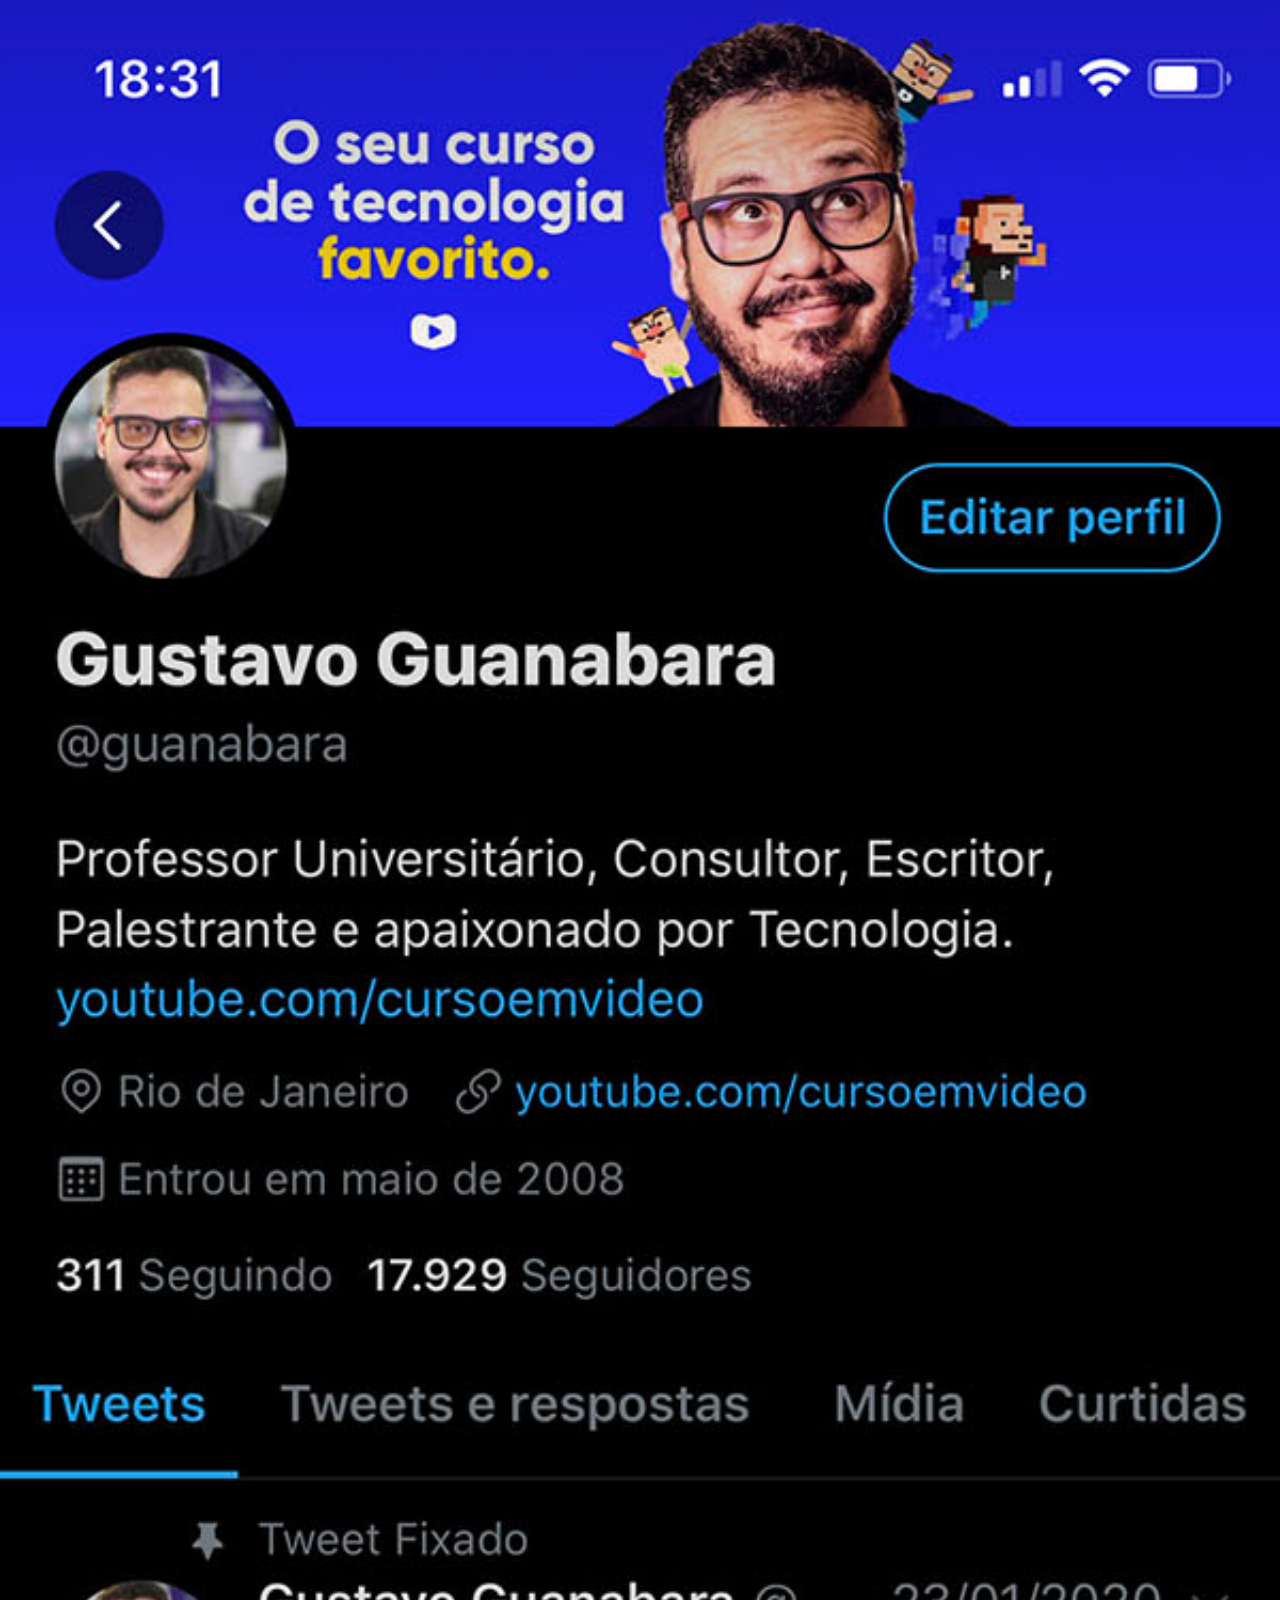
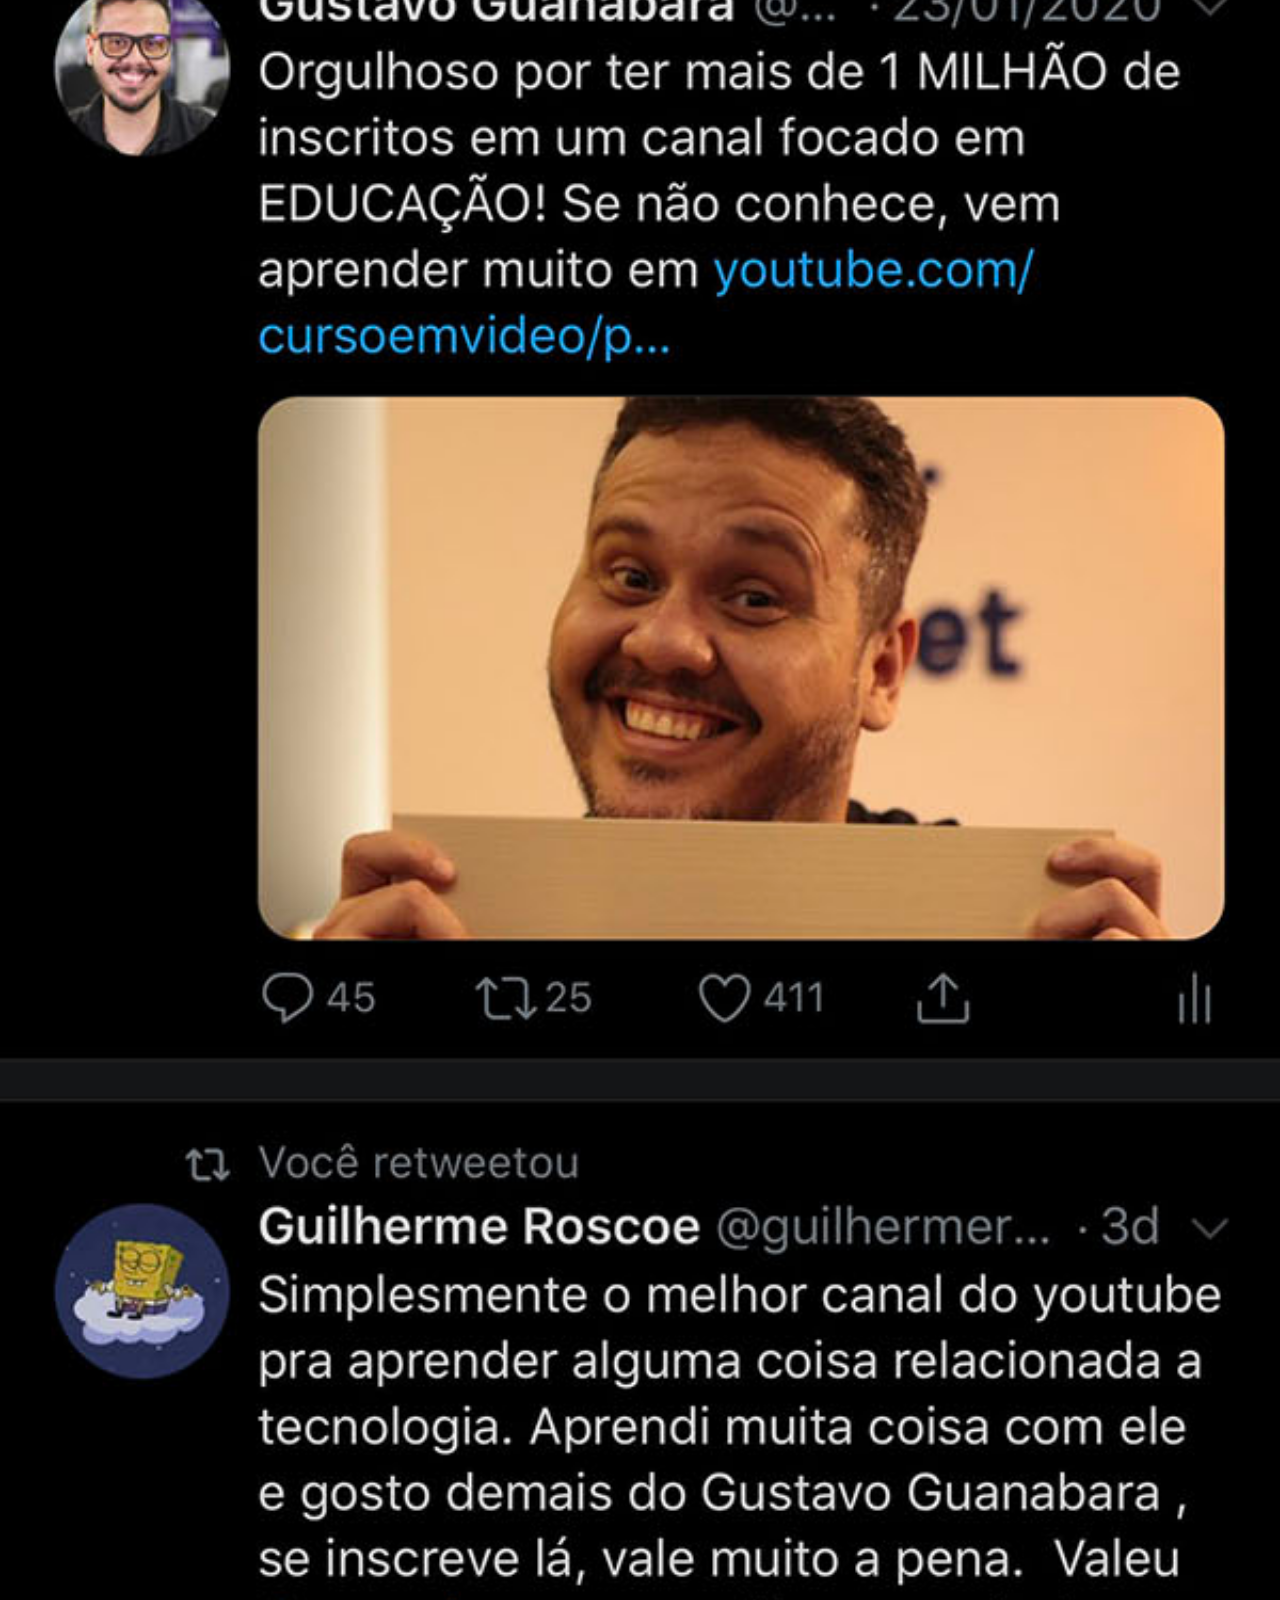
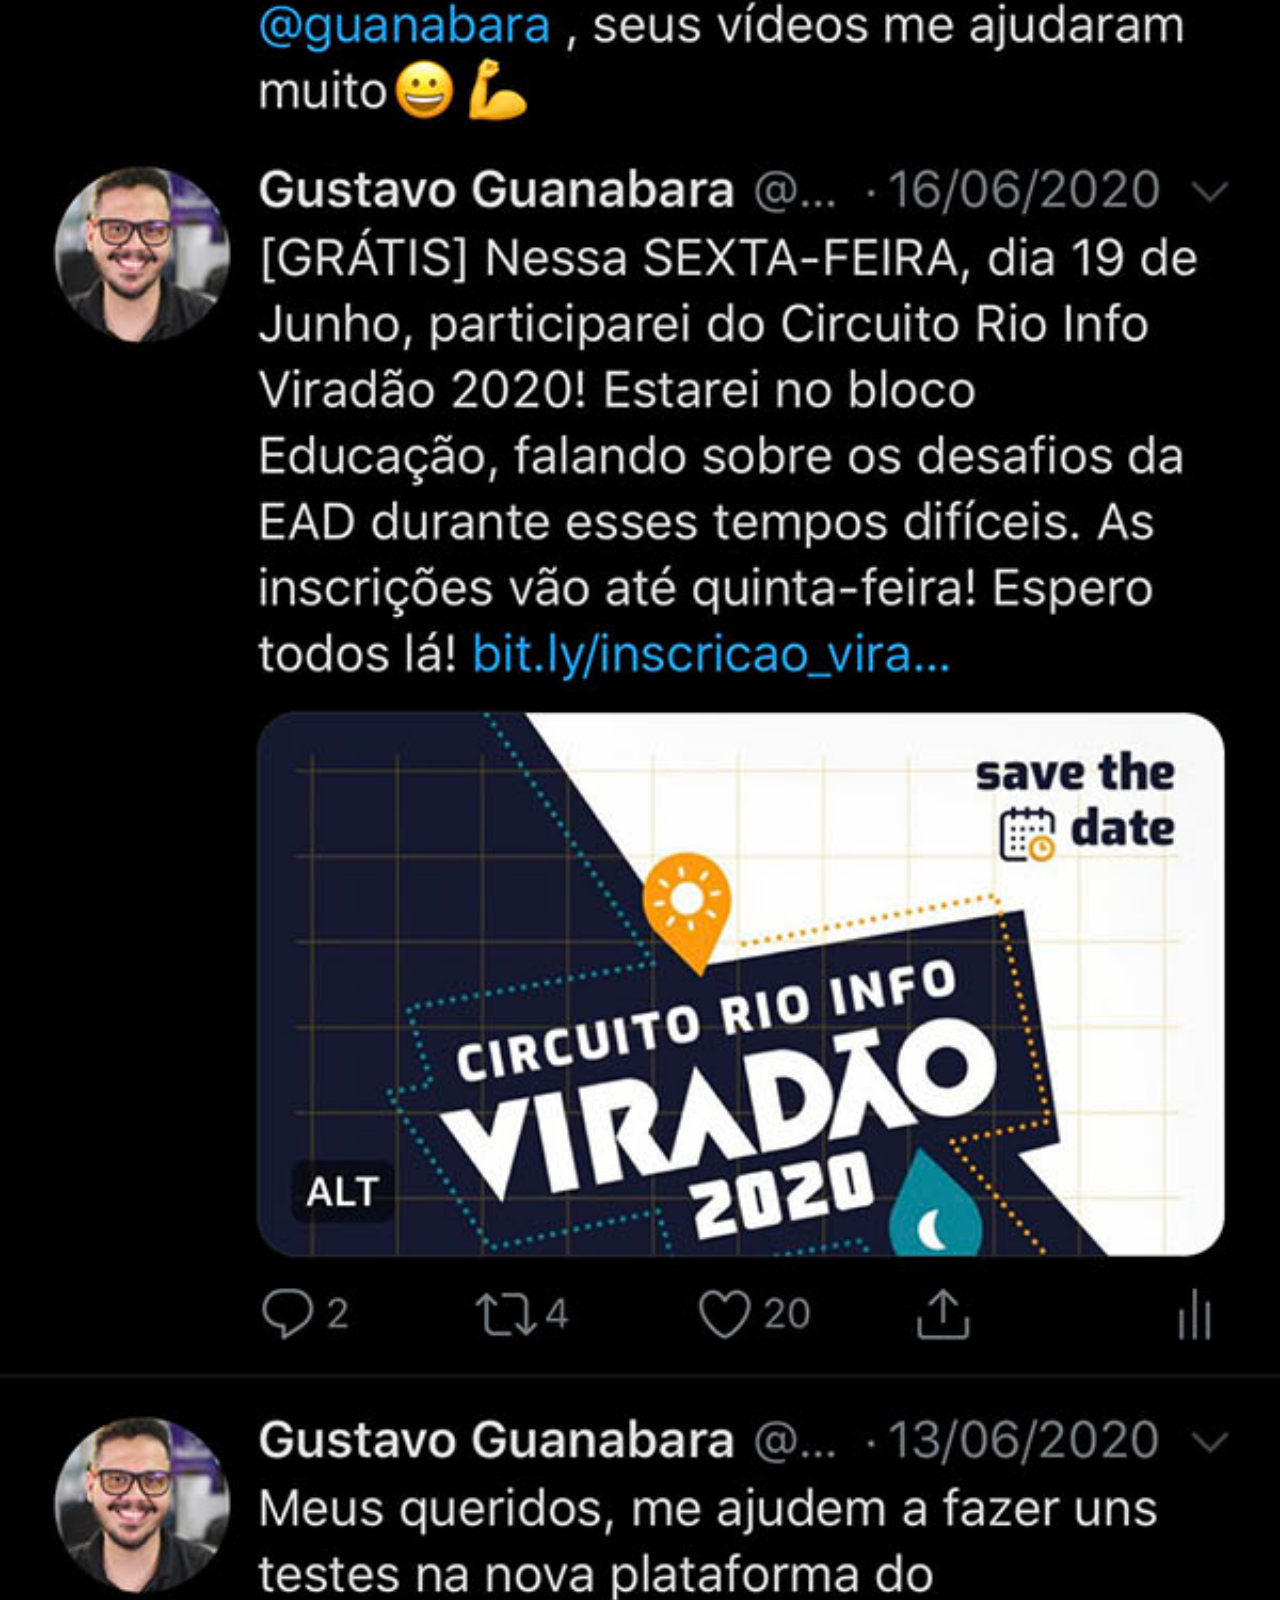
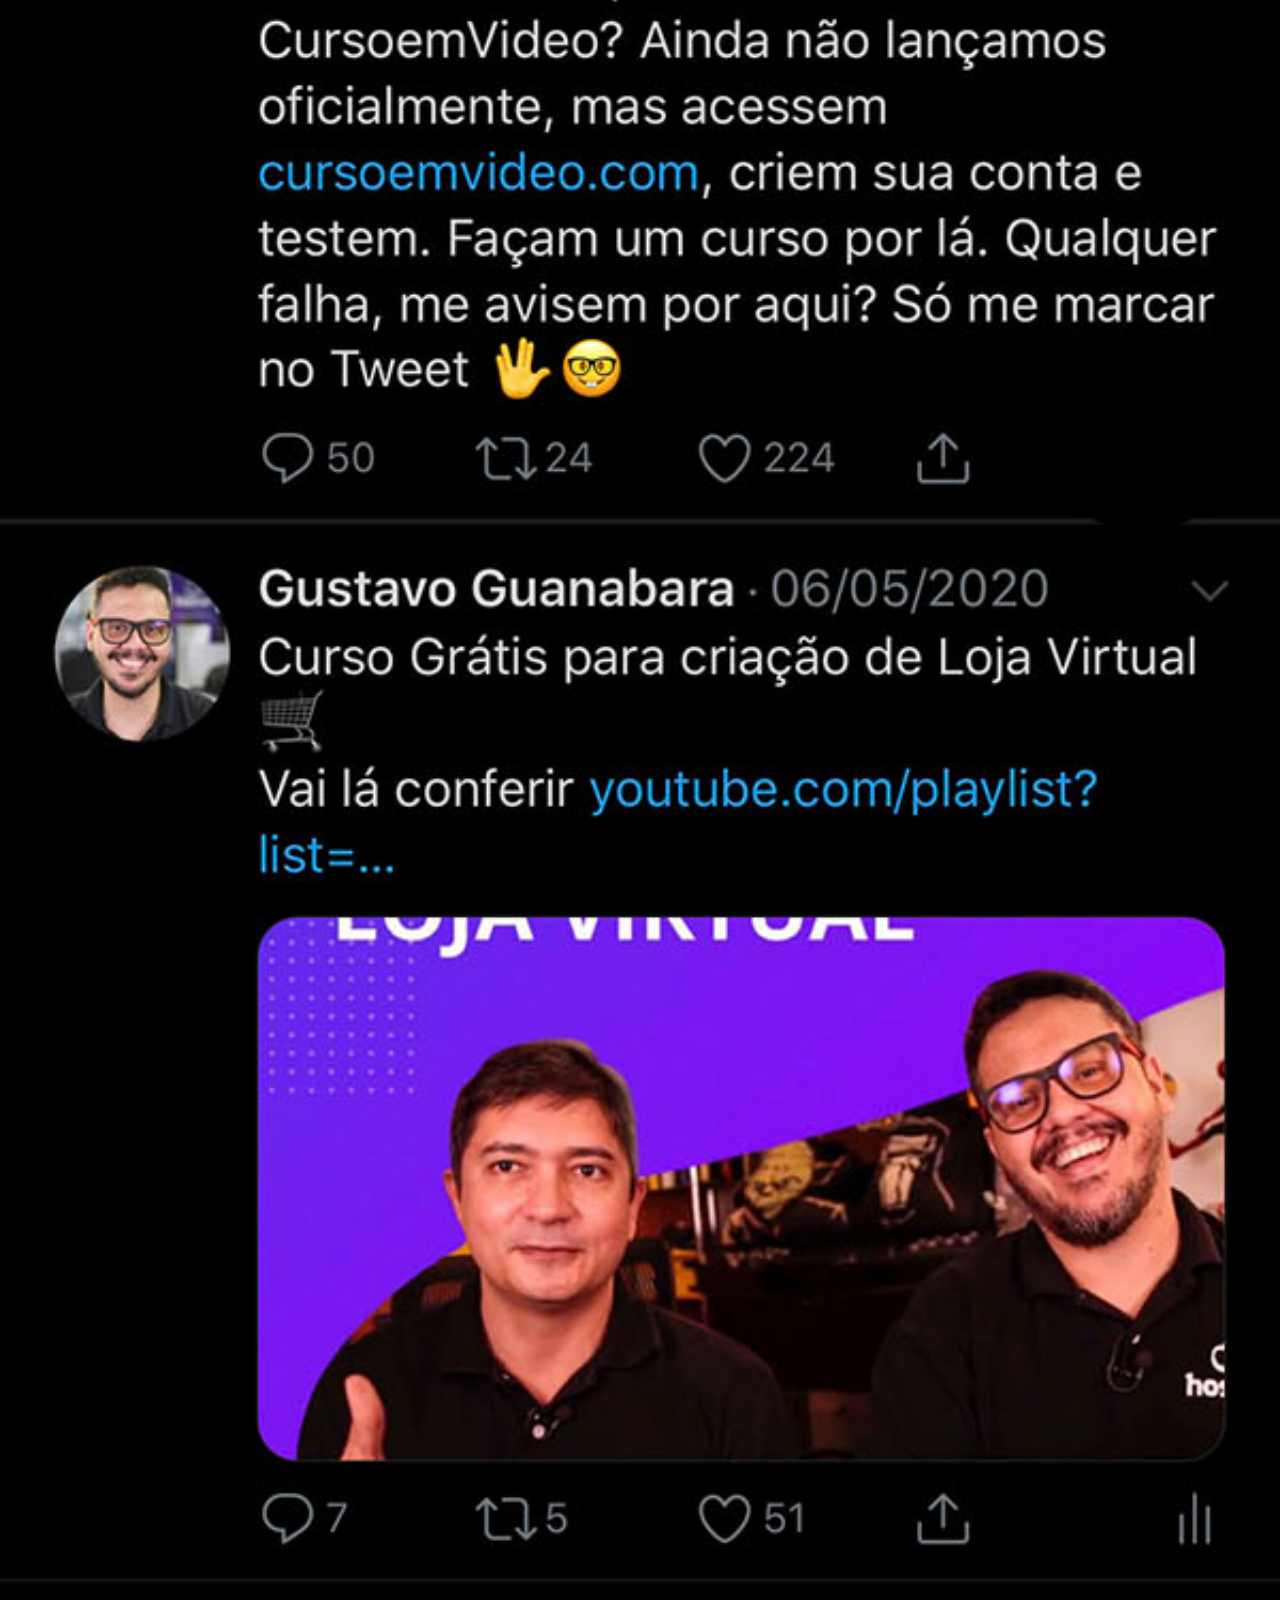
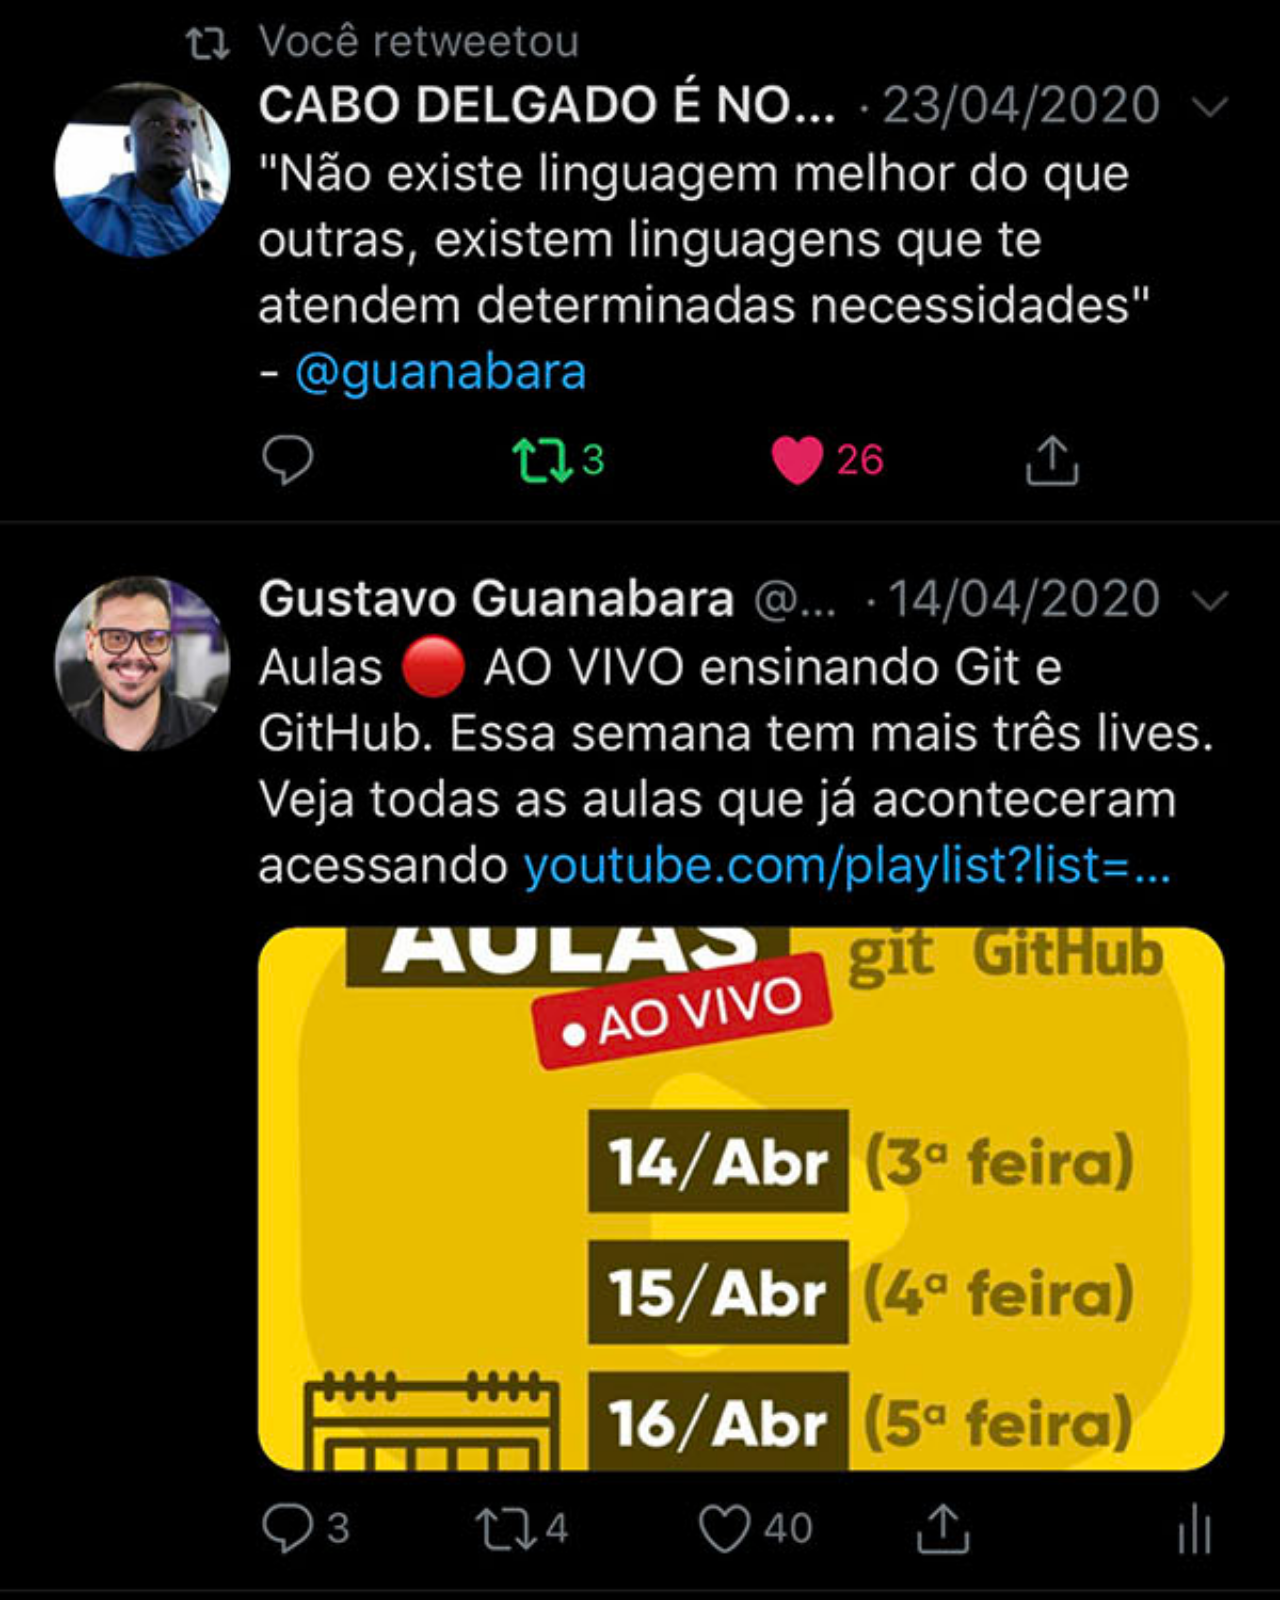
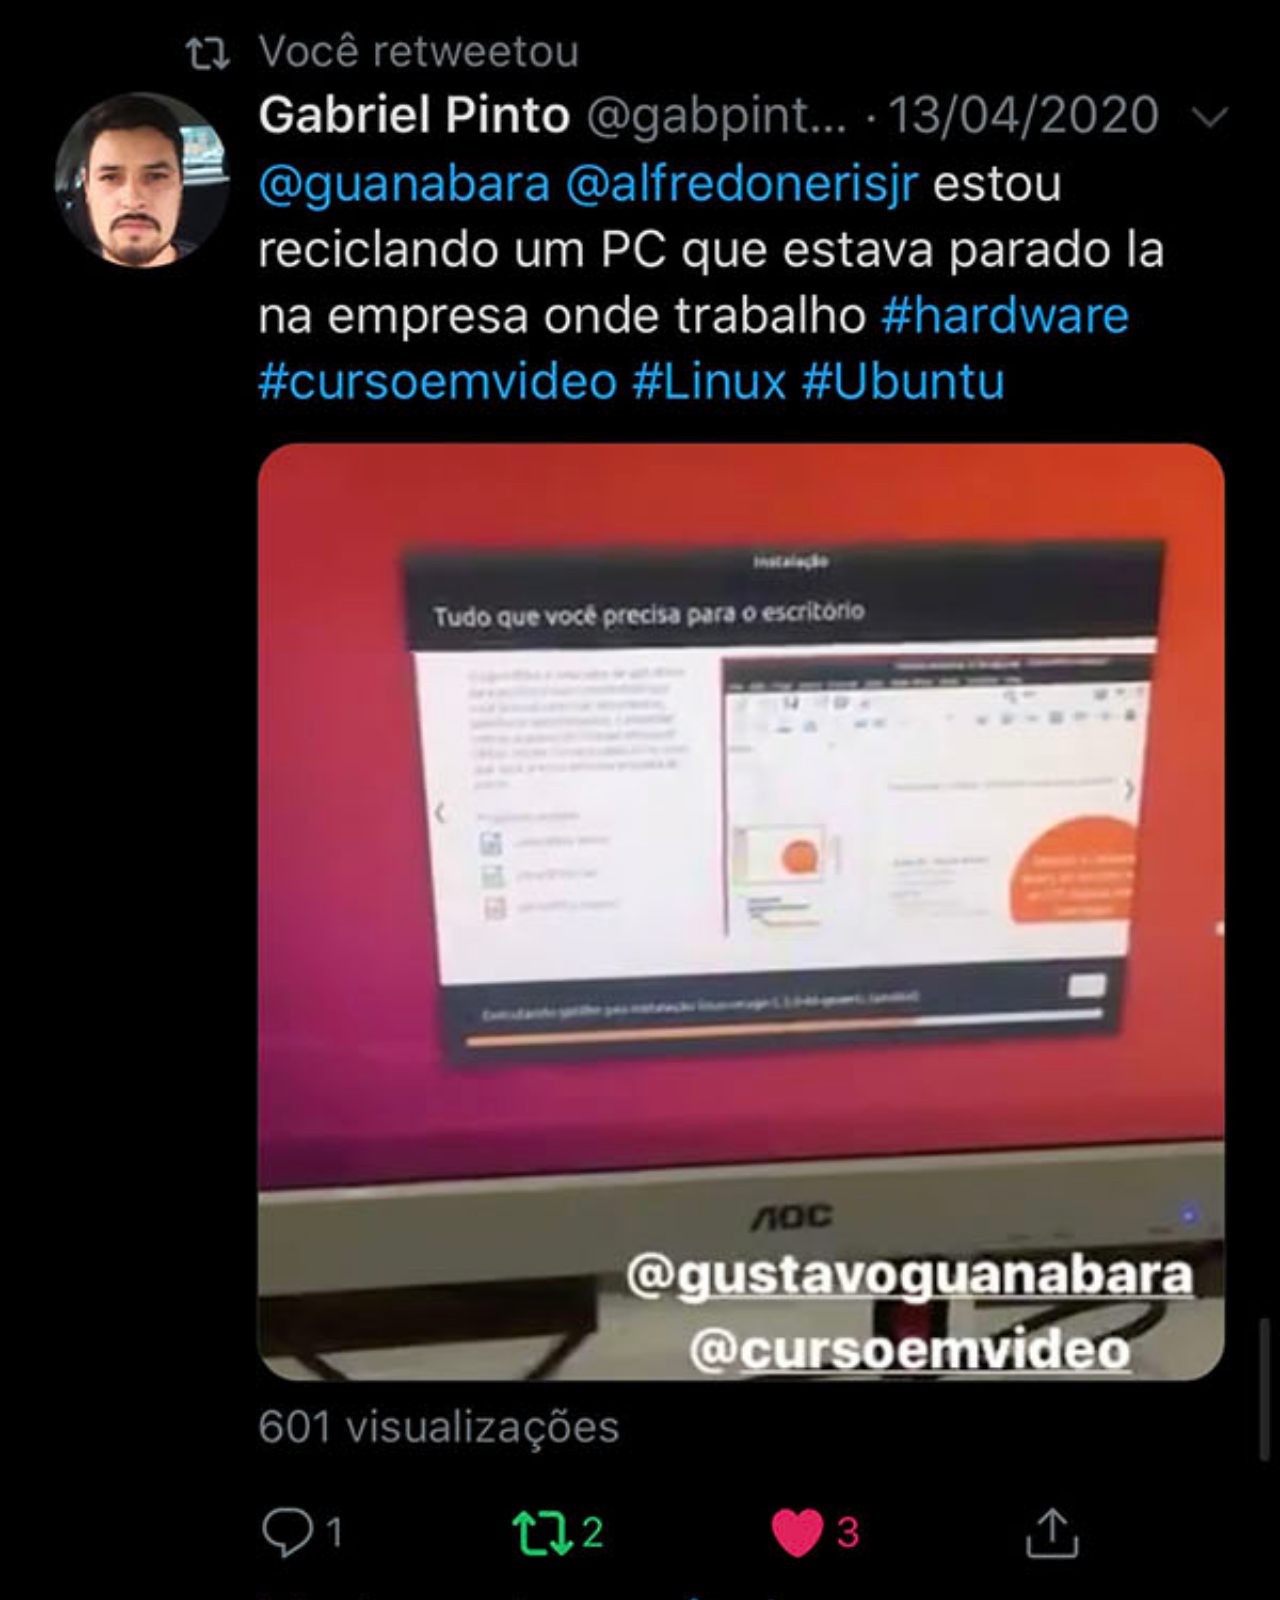
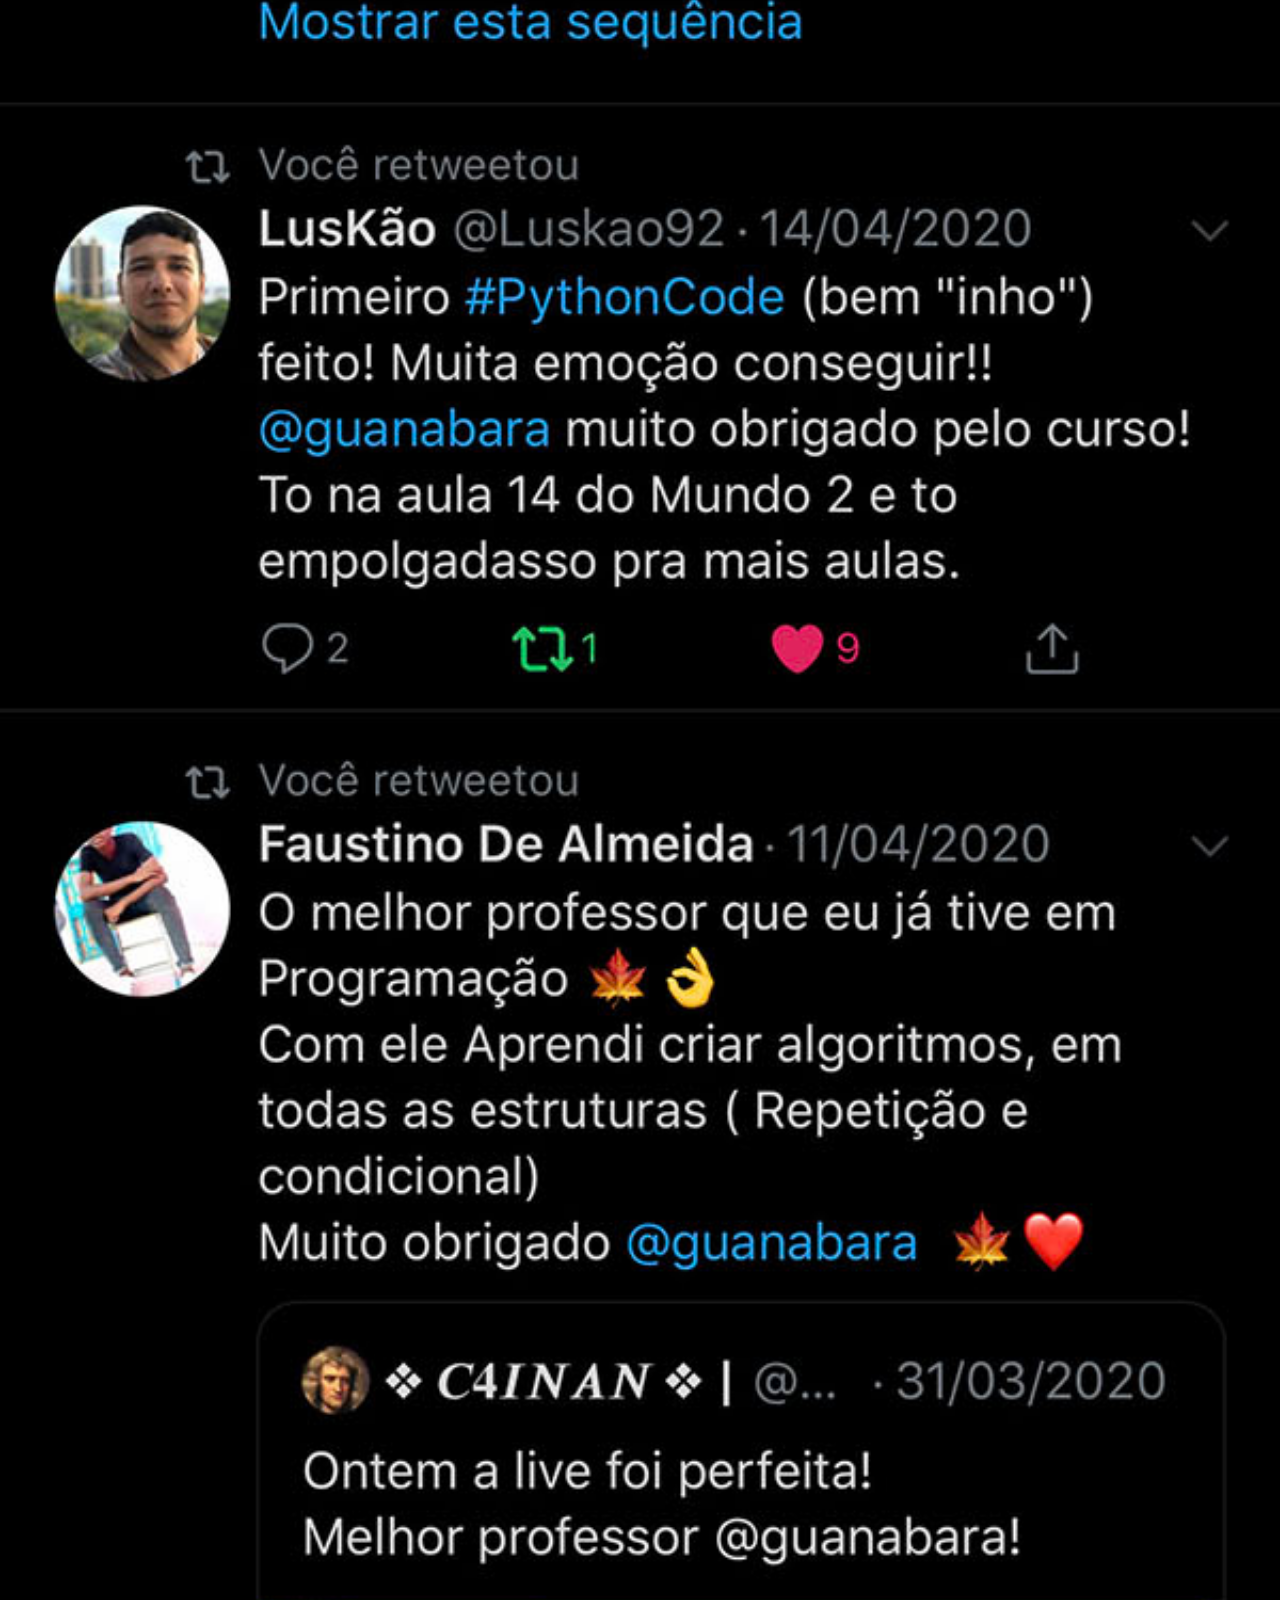
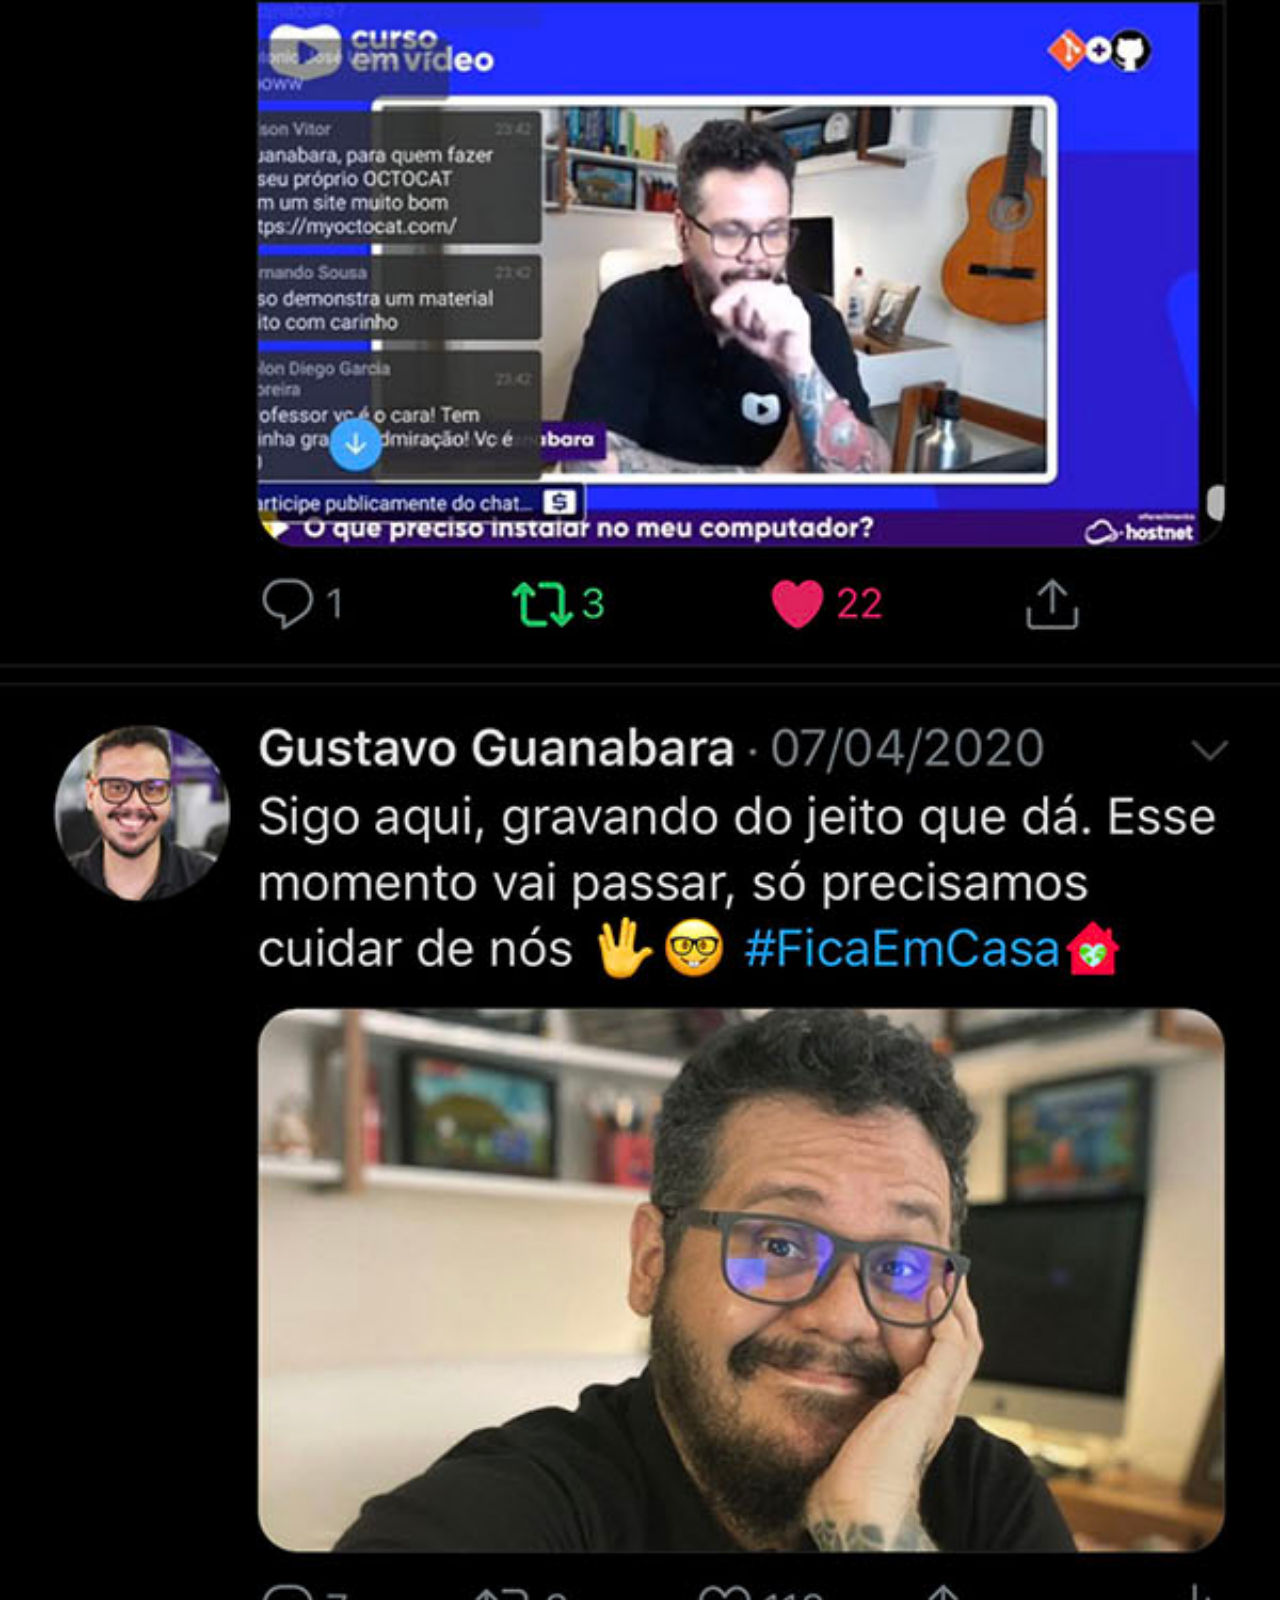
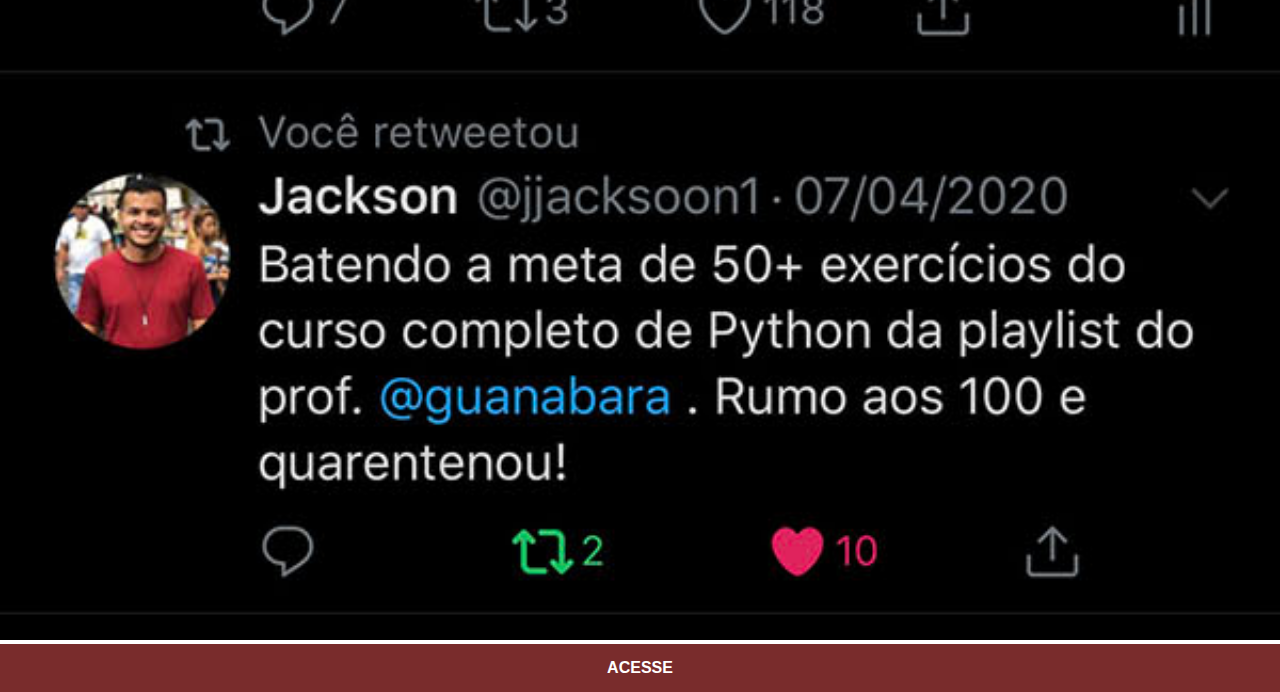
<file: twitter.html>
<!DOCTYPE html>
<html lang="pt-br">
<head>
    <meta charset="UTF-8">
    <meta name="viewport" content="width=device-width, initial-scale=1.0">
    <title>Twitter</title>
    <style>
        *{
            margin: 0px;
            padding: 0px;
            font-family: Arial, Helvetica, sans-serif;
        }

        ::-webkit-scrollbar{
            width: 0px;
            height: 0px;
        }

        img{
            width: 100vw;
        }

        a{
            display: block;
            background-color: rgb(121, 44, 44);
            color: white;
            padding: 15px;
            font-weight: bolder;
            text-decoration: none;
            text-align: center;
        }

        a:hover{
            background-color: rgba(255, 0, 0, 0.744);
        }
    </style>
</head>
<body>
    <img src="imagens/tela-twitter.jpg" alt="Twitter">
    <a href="https://twitter.com/guanabara" target="_blank">ACESSE</a>
</body>
</html>
</file>
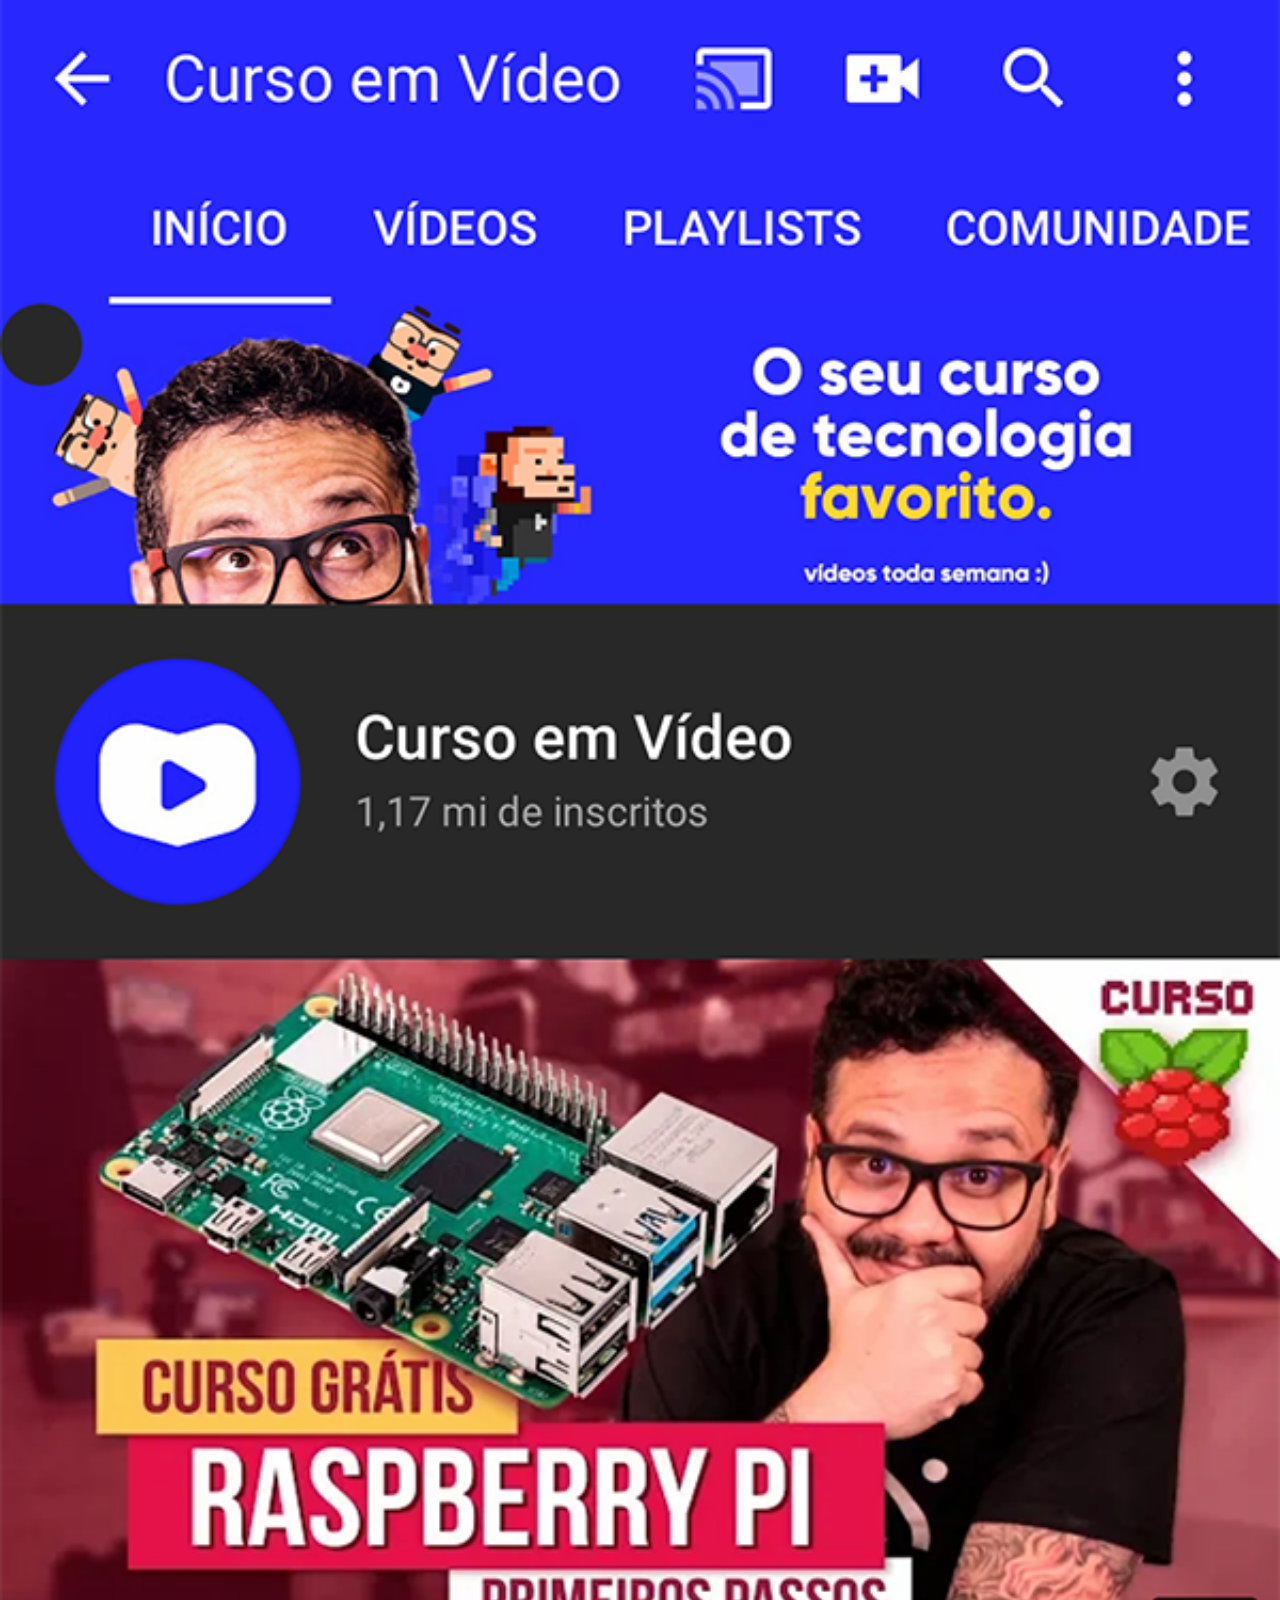
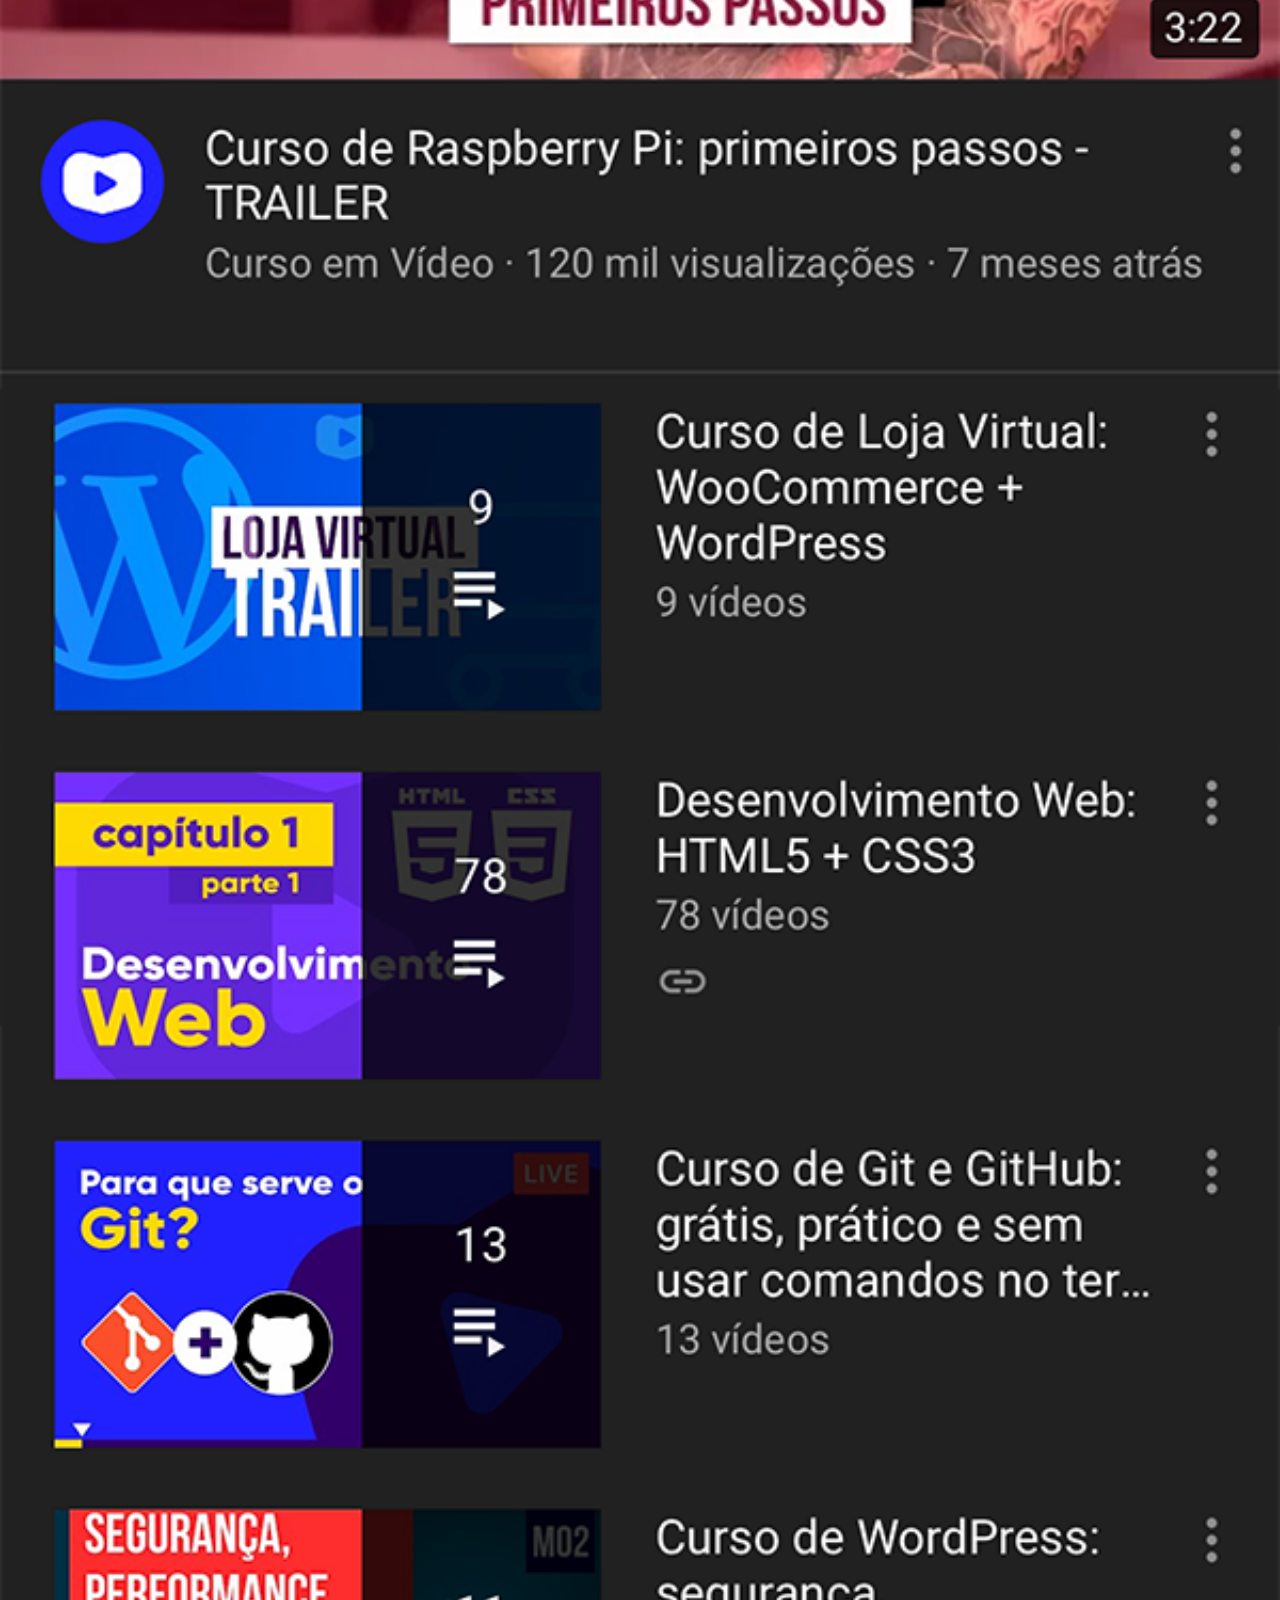
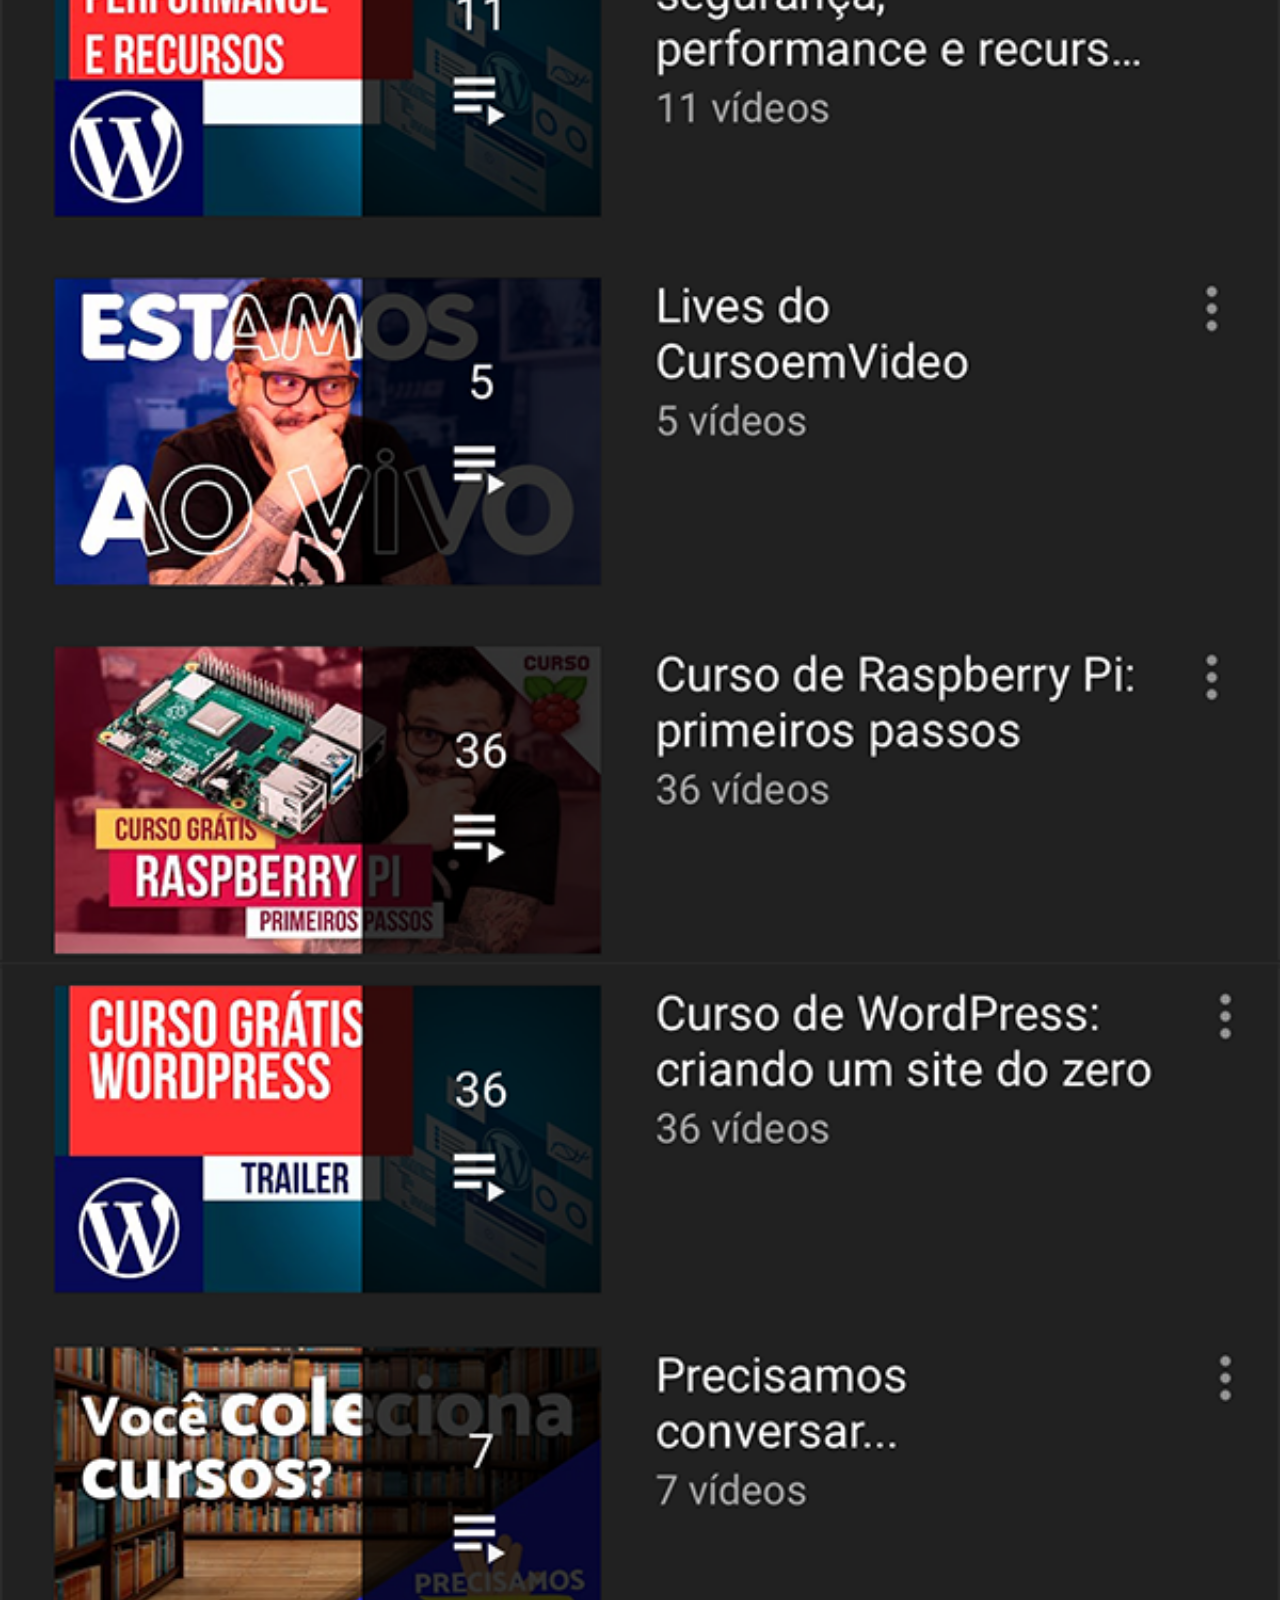
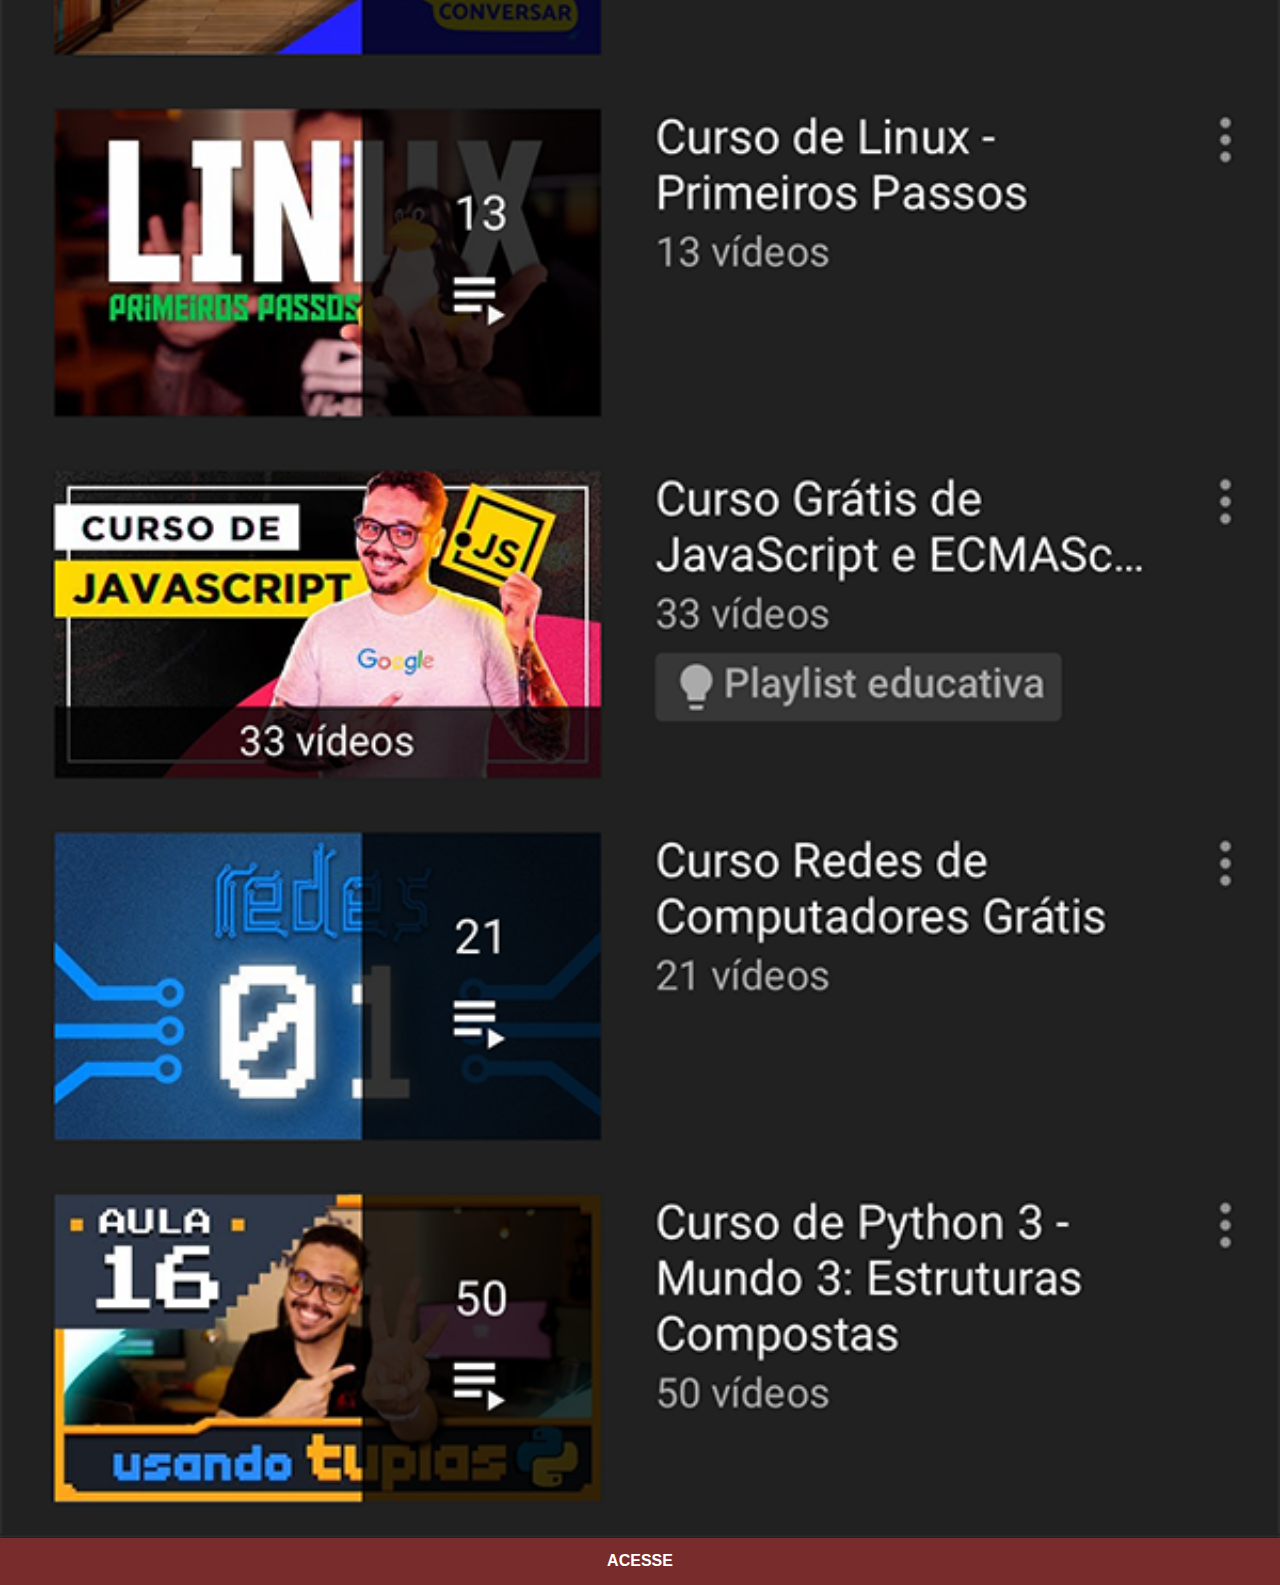
<file: youtube.html>
<!DOCTYPE html>
<html lang="pt-br">
<head>
    <meta charset="UTF-8">
    <meta name="viewport" content="width=device-width, initial-scale=1.0">
    <title>YouTube</title>
    <style>
        *{
            margin: 0px;
            padding: 0px;
            font-family: Arial, Helvetica, sans-serif;
        }

        ::-webkit-scrollbar{
            width: 0px;
            height: 0px;
        }

        img{
            width: 100vw;
        }

        a{
            display: block;
            background-color: rgb(121, 44, 44);
            color: white;
            padding: 15px;
            margin-top: -5px;
            margin-top: -5px;
            font-weight: bolder;
            text-decoration: none;
            text-align: center;
        }

        a:hover{
            background-color: rgba(255, 0, 0, 0.744);
        }
    </style>
</head>
<body>
    <img src="imagens/tela-youtube.png" alt="Youtube">
    <a href="https://www.youtube.com/user/cursosemvideo/playlists/" target="_blank">ACESSE</a>
</body>
</html>
</file>
<file: style.css>
*{
    margin: 0px;
    padding: 0px;
}

html, body{
    width: 100vw;
    height: 100vh;
    background-color: rgba(0, 0, 0, 0.571);
}

body{
    background-image: url('imagens/fundo-azul.jpg');
    background-repeat: no-repeat;
    background-position: center center;
    background-size: cover;
    background-attachment: fixed;
}

main{
    position: relative;
    height: 100vh;
}

section#telefone{
    position: absolute;
    top: 48%;
    left: 45%;
    transform: translate(-50%, -50%);
    height: 627px;
    width: 311px;
    background-image: url('imagens/frame-iphone.png');
    background-repeat: no-repeat;
}


iframe#tela{
    position: relative;
    top: 50.3%;
    left: 50.2%;
    transform: translate(-50%, -50%);
    height: 470px;
    width: 270px;
}

section#redes-sociais{
    text-align: right;
}

section#redes-sociais img{
    margin-top: 40px;
    margin-right: 12px;
    width: 40px;
    height: 40px;
    border-radius: 50%;
    box-shadow: 2px 2px 5px black;
    box-sizing: border-box;
}

section#redes-sociais img:hover{
    border: 2px solid rgba(180, 177, 177, 0.707);
    transform: translate(-3px, -3px);
    transition: transform 0.5s;
    box-shadow: 5px 5px 10px black;
}
</file>
